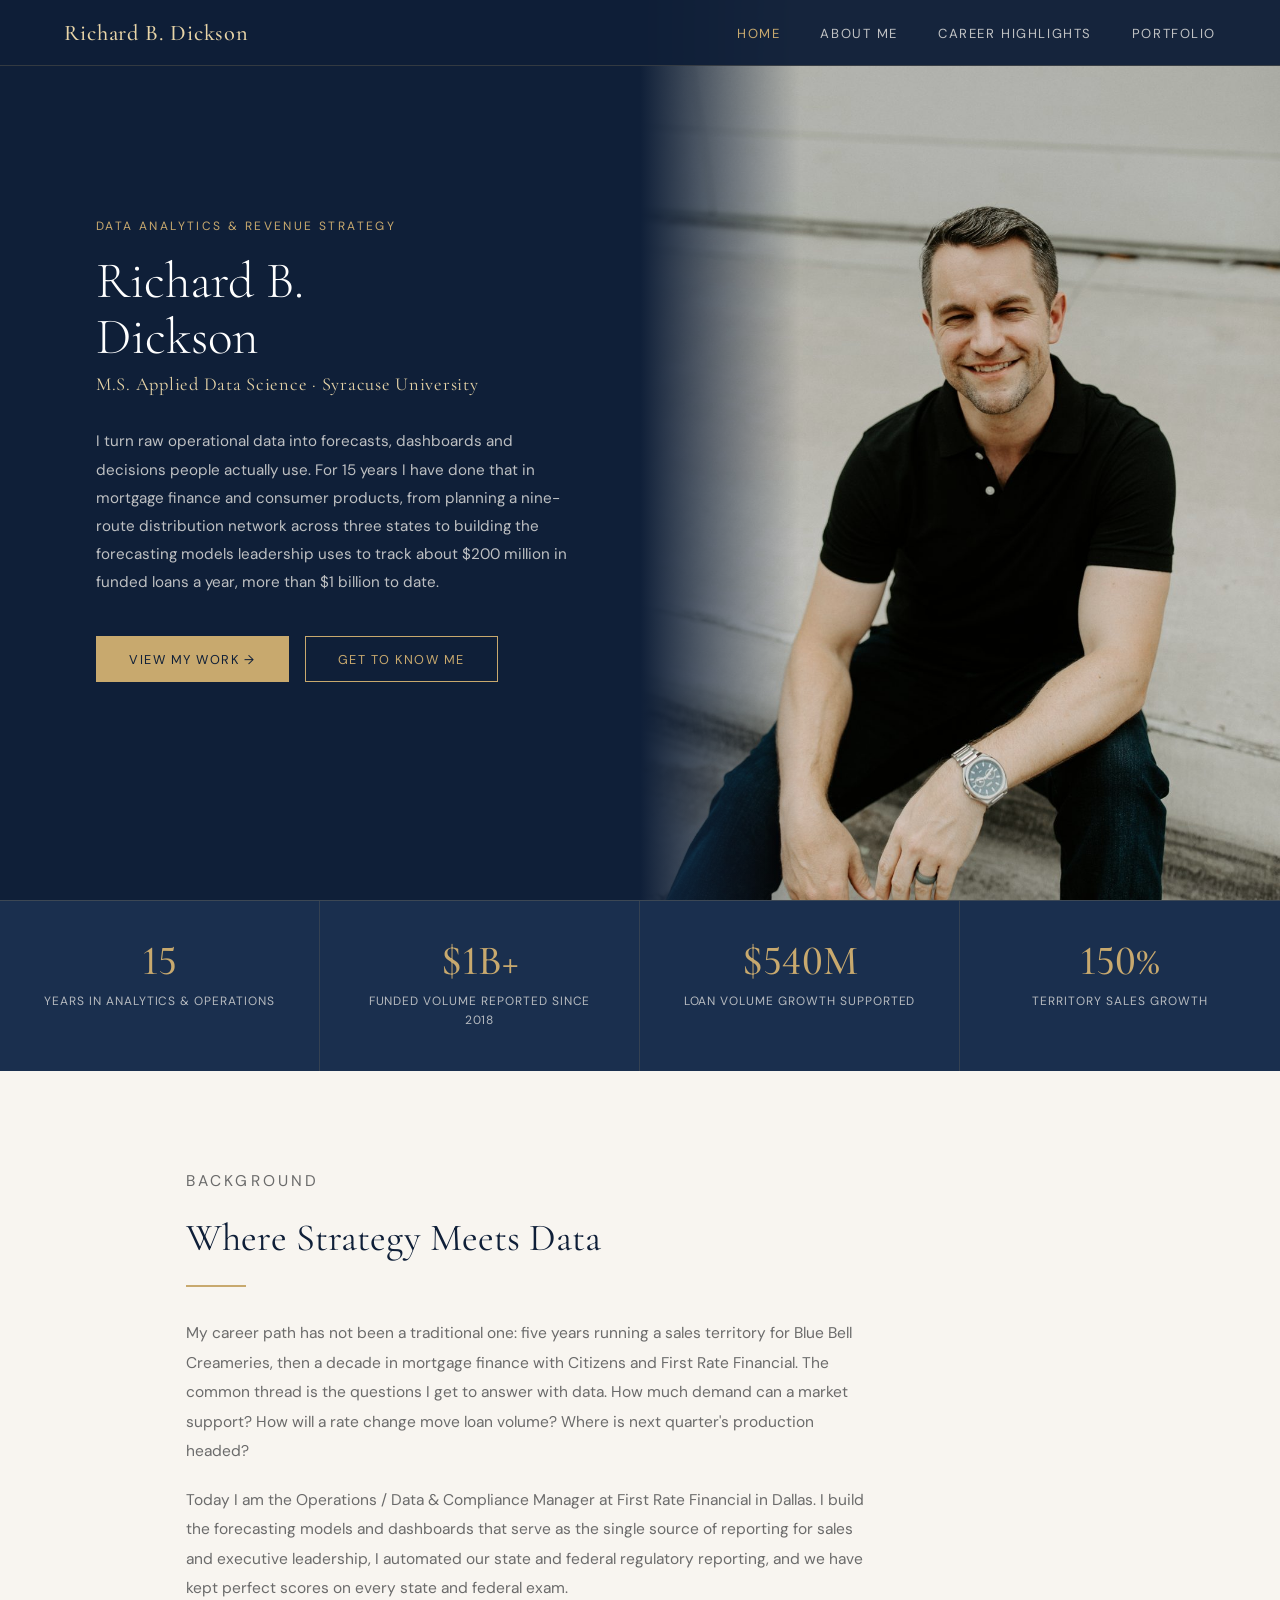
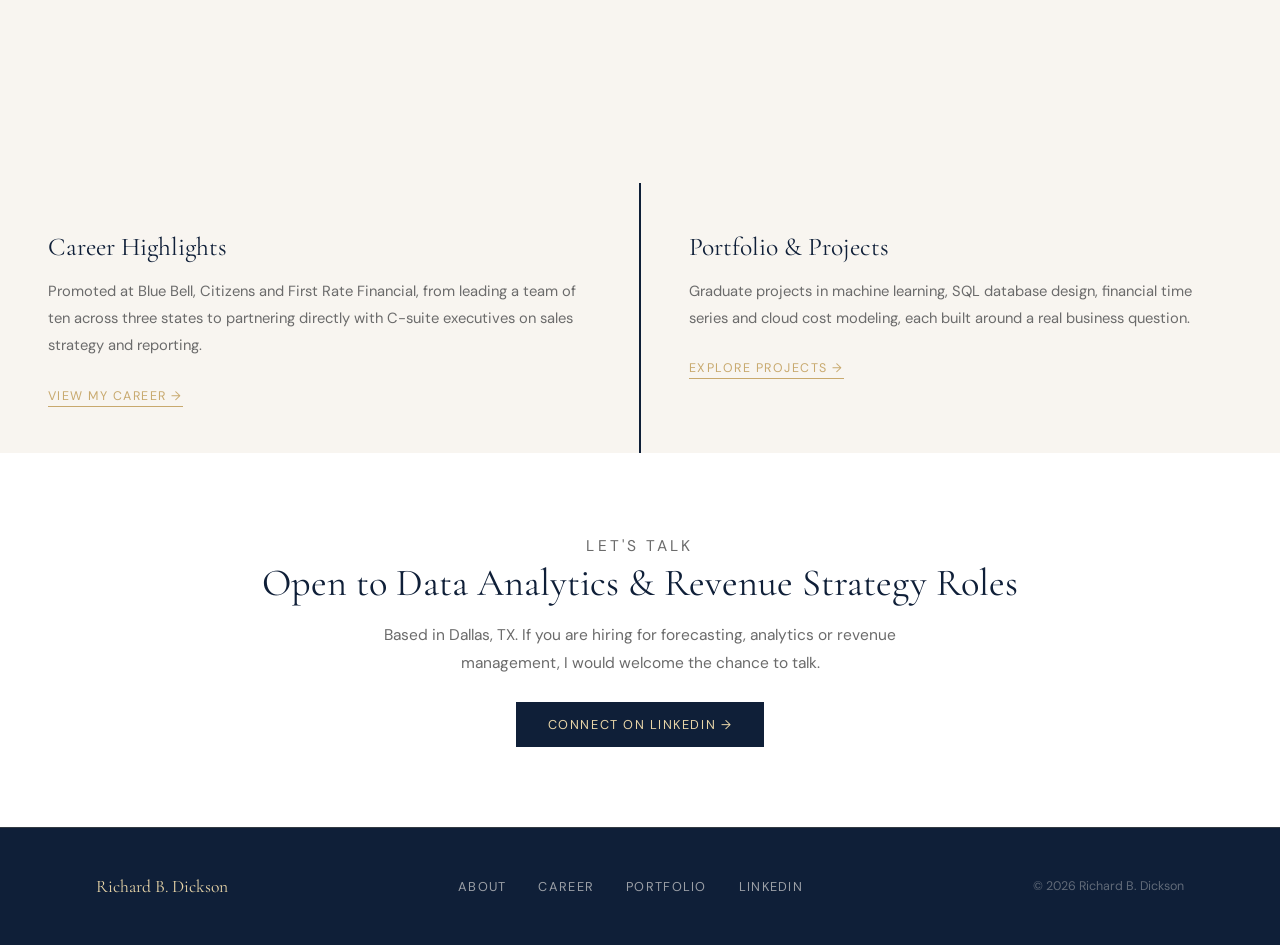
<file: index.html>
<!DOCTYPE html>
<html lang="en">
<head>
  <meta charset="UTF-8">
  <meta name="viewport" content="width=device-width, initial-scale=1.0">
  <title>Richard B. Dickson | Data Analytics &amp; Revenue Strategy</title>
  <meta name="description" content="Dallas-based data analyst with 15 years in mortgage finance and consumer products: forecasting models, executive dashboards and revenue strategy. M.S. Applied Data Science, Syracuse University.">
  <link rel="canonical" href="https://www.meloveseattle.com/">
  <meta property="og:type" content="website">
  <meta property="og:url" content="https://www.meloveseattle.com/">
  <meta property="og:title" content="Richard B. Dickson | Data Analytics &amp; Revenue Strategy">
  <meta property="og:description" content="15 years turning operational data into forecasts, dashboards and growth, in mortgage finance and consumer products. M.S. Applied Data Science, Syracuse University.">
  <meta property="og:image" content="https://www.meloveseattle.com/headshot-square.jpg">
  <meta name="twitter:card" content="summary">
  <link rel="stylesheet" href="style.css">
  <link rel="icon" href="favicon.svg" type="image/svg+xml">
  <meta name="theme-color" content="#0f1f38">
  <script src="site.js" defer></script>
</head>
<body>

  <nav>
    <a href="index.html" class="nav-logo">Richard B. Dickson</a>
    <button class="nav-toggle" type="button" aria-label="Open menu" aria-expanded="false"><span></span></button>
    <ul class="nav-links">
      <li><a href="index.html" class="active">Home</a></li>
      <li><a href="about/index.html">About Me</a></li>
      <li><a href="career-highlights/index.html">Career Highlights</a></li>
      <li><a href="portfolio/index.html">Portfolio</a></li>
    </ul>
  </nav>

  <!-- HERO -->
  <section class="hero">
    <div class="hero-text">
      <img class="hero-avatar" src="headshot-square.jpg" alt="Richard B. Dickson" width="112" height="112">
      <p class="hero-eyebrow">Data Analytics &amp; Revenue Strategy</p>
      <h1>Richard B.<br>Dickson</h1>
      <p class="hero-title">M.S. Applied Data Science · Syracuse University</p>
      <p class="hero-bio">
        I turn raw operational data into forecasts, dashboards and decisions people actually use. For 15 years I have done that in mortgage finance and consumer products, from planning a nine-route distribution network across three states to building the forecasting models leadership uses to track about $200 million in funded loans a year, more than $1 billion to date.
      </p>
      <div class="hero-actions">
        <a href="portfolio/index.html" class="hero-cta solid">View My Work →</a>
        <a href="about/index.html" class="hero-cta">Get to Know Me</a>
      </div>
    </div>
    <div class="hero-image">
      <img src="headshot.jpg" alt="Richard B. Dickson" width="1067" height="1600">
    </div>
  </section>

  <!-- BY THE NUMBERS -->
  <div class="stats-band">
    <div class="stat"><span class="stat-num">15</span><span class="stat-cap">Years in analytics &amp; operations</span></div>
    <div class="stat"><span class="stat-num">$1B+</span><span class="stat-cap">Funded volume reported since 2018</span></div>
    <div class="stat"><span class="stat-num">$540M</span><span class="stat-cap">Loan volume growth supported</span></div>
    <div class="stat"><span class="stat-num">150%</span><span class="stat-cap">Territory sales growth</span></div>
  </div>

  <!-- ABOUT PREVIEW -->
  <div style="background: var(--cream);">
    <div class="section">
      <p class="section-label">Background</p>
      <h2>Where Strategy Meets Data</h2>
      <div class="divider"></div>
      <p>
        My career path has not been a traditional one: five years running a sales territory for Blue Bell Creameries, then a decade in mortgage finance with Citizens and First Rate Financial. The common thread is the questions I get to answer with data. How much demand can a market support? How will a rate change move loan volume? Where is next quarter's production headed?
      </p>
      <p>
        Today I am the Operations / Data &amp; Compliance Manager at First Rate Financial in Dallas. I build the forecasting models and dashboards that serve as the single source of reporting for sales and executive leadership, I automated our state and federal regulatory reporting, and we have kept perfect scores on every state and federal exam.
      </p>
    </div>
  </div>

  <!-- CARDS -->
  <div class="home-cards">
    <div class="home-card">
      <h3>Career Highlights</h3>
      <p>Promoted at Blue Bell, Citizens and First Rate Financial, from leading a team of ten across three states to partnering directly with C-suite executives on sales strategy and reporting.</p>
      <a href="career-highlights/index.html" class="card-link">View My Career →</a>
    </div>
    <div class="home-card">
      <h3>Portfolio &amp; Projects</h3>
      <p>Graduate projects in machine learning, SQL database design, financial time series and cloud cost modeling, each built around a real business question.</p>
      <a href="portfolio/index.html" class="card-link">Explore Projects →</a>
    </div>
  </div>

  <!-- CONTACT -->
  <div class="contact-band">
    <p class="section-label">Let's Talk</p>
    <h2>Open to Data Analytics &amp; Revenue Strategy Roles</h2>
    <p>Based in Dallas, TX. If you are hiring for forecasting, analytics or revenue management, I would welcome the chance to talk.</p>
    <a href="https://www.linkedin.com/in/richardbdickson" target="_blank" rel="noopener" class="connect-btn">Connect on LinkedIn →</a>
  </div>

  <!-- FOOTER -->
  <footer>
    <span class="footer-name">Richard B. Dickson</span>
    <div class="footer-links">
      <a href="about/index.html">About</a>
      <a href="career-highlights/index.html">Career</a>
      <a href="portfolio/index.html">Portfolio</a>
      <a href="https://www.linkedin.com/in/richardbdickson" target="_blank" rel="noopener">LinkedIn</a>
    </div>
    <span class="footer-copy">© 2026 Richard B. Dickson</span>
  </footer>

</body>
</html>
</file>
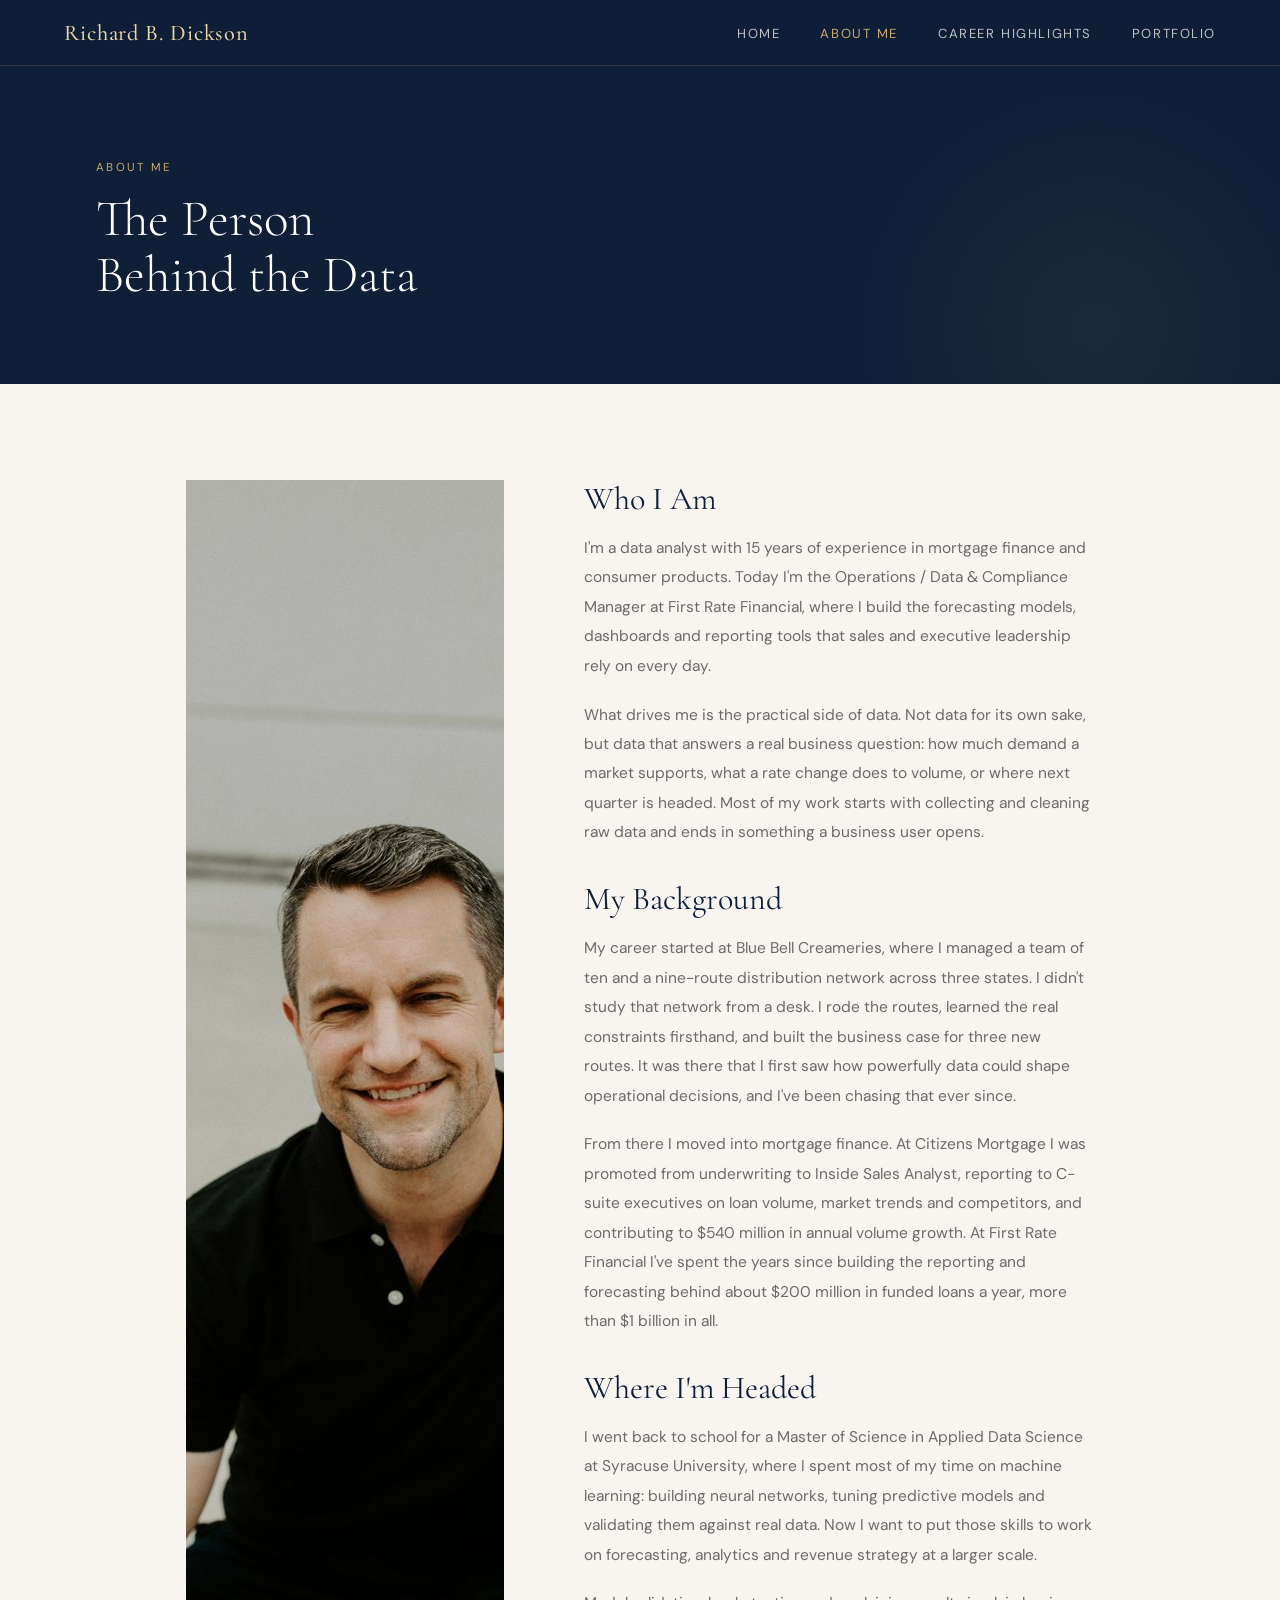
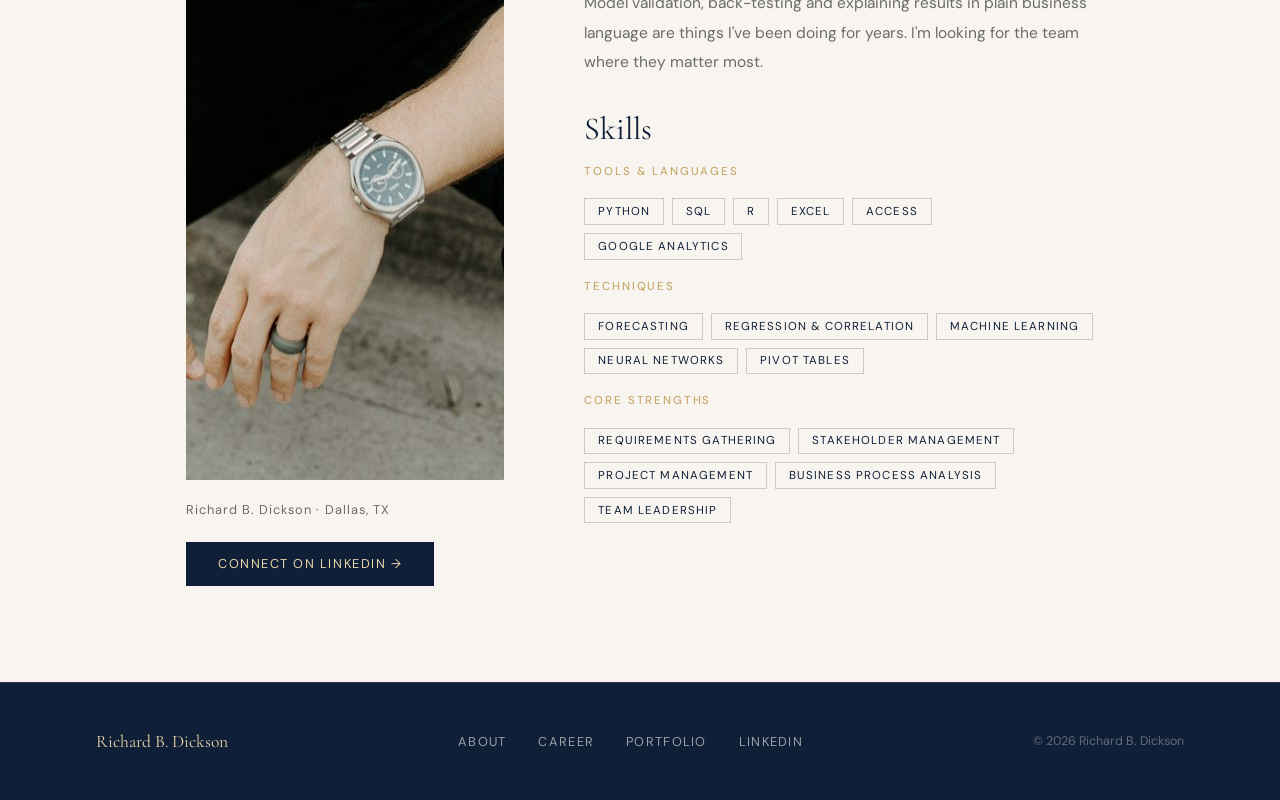
<file: about/index.html>
<!DOCTYPE html>
<html lang="en">
<head>
  <meta charset="UTF-8">
  <meta name="viewport" content="width=device-width, initial-scale=1.0">
  <title>About Me | Richard B. Dickson</title>
  <meta name="description" content="About Richard B. Dickson: Dallas-based data analyst with 15 years in mortgage finance and consumer products, M.S. Applied Data Science, Syracuse University.">
  <meta property="og:type" content="profile">
  <meta property="og:url" content="https://www.meloveseattle.com/about/">
  <meta property="og:title" content="About Me | Richard B. Dickson">
  <meta property="og:description" content="Data analyst with 15 years in mortgage finance and consumer products. Forecasting, dashboards and revenue strategy.">
  <meta property="og:image" content="https://www.meloveseattle.com/headshot-square.jpg">
  <meta name="twitter:card" content="summary">
  <link rel="stylesheet" href="../style.css">
  <link rel="icon" href="../favicon.svg" type="image/svg+xml">
  <meta name="theme-color" content="#0f1f38">
  <script src="../site.js" defer></script>
</head>
<body>

  <nav>
    <a href="../index.html" class="nav-logo">Richard B. Dickson</a>
    <button class="nav-toggle" type="button" aria-label="Open menu" aria-expanded="false"><span></span></button>
    <ul class="nav-links">
      <li><a href="../index.html">Home</a></li>
      <li><a href="../about/index.html" class="active">About Me</a></li>
      <li><a href="../career-highlights/index.html">Career Highlights</a></li>
      <li><a href="../portfolio/index.html">Portfolio</a></li>
    </ul>
  </nav>

  <div class="page-hero">
    <p class="page-hero-label">About Me</p>
    <h1>The Person<br>Behind the Data</h1>
  </div>

  <div class="about-grid">
    <div class="about-photo">
      <img src="../headshot.jpg" alt="Richard B. Dickson" width="1067" height="1600" loading="lazy">
      <p class="about-photo-caption">Richard B. Dickson · Dallas, TX</p>
      <a href="https://www.linkedin.com/in/richardbdickson" target="_blank" rel="noopener" class="connect-btn">
        Connect on LinkedIn →
      </a>
    </div>

    <div class="about-content">
      <h2>Who I Am</h2>
      <p>I'm a data analyst with 15 years of experience in mortgage finance and consumer products. Today I'm the Operations / Data &amp; Compliance Manager at First Rate Financial, where I build the forecasting models, dashboards and reporting tools that sales and executive leadership rely on every day.</p>
      <p>What drives me is the practical side of data. Not data for its own sake, but data that answers a real business question: how much demand a market supports, what a rate change does to volume, or where next quarter is headed. Most of my work starts with collecting and cleaning raw data and ends in something a business user opens.</p>

      <h2>My Background</h2>
      <p>My career started at Blue Bell Creameries, where I managed a team of ten and a nine-route distribution network across three states. I didn't study that network from a desk. I rode the routes, learned the real constraints firsthand, and built the business case for three new routes. It was there that I first saw how powerfully data could shape operational decisions, and I've been chasing that ever since.</p>
      <p>From there I moved into mortgage finance. At Citizens Mortgage I was promoted from underwriting to Inside Sales Analyst, reporting to C-suite executives on loan volume, market trends and competitors, and contributing to $540 million in annual volume growth. At First Rate Financial I've spent the years since building the reporting and forecasting behind about $200 million in funded loans a year, more than $1 billion in all.</p>

      <h2>Where I'm Headed</h2>
      <p>I went back to school for a Master of Science in Applied Data Science at Syracuse University, where I spent most of my time on machine learning: building neural networks, tuning predictive models and validating them against real data. Now I want to put those skills to work on forecasting, analytics and revenue strategy at a larger scale.</p>
      <p>Model validation, back-testing and explaining results in plain business language are things I've been doing for years. I'm looking for the team where they matter most.</p>

      <h2>Skills</h2>
      <div class="skills-grid">
        <div class="skills-group">
          <h3>Tools &amp; Languages</h3>
          <div class="career-tags">
            <span class="tag">Python</span>
            <span class="tag">SQL</span>
            <span class="tag">R</span>
            <span class="tag">Excel</span>
            <span class="tag">Access</span>
            <span class="tag">Google Analytics</span>
          </div>
        </div>
        <div class="skills-group">
          <h3>Techniques</h3>
          <div class="career-tags">
            <span class="tag">Forecasting</span>
            <span class="tag">Regression &amp; Correlation</span>
            <span class="tag">Machine Learning</span>
            <span class="tag">Neural Networks</span>
            <span class="tag">Pivot Tables</span>
          </div>
        </div>
        <div class="skills-group">
          <h3>Core Strengths</h3>
          <div class="career-tags">
            <span class="tag">Requirements Gathering</span>
            <span class="tag">Stakeholder Management</span>
            <span class="tag">Project Management</span>
            <span class="tag">Business Process Analysis</span>
            <span class="tag">Team Leadership</span>
          </div>
        </div>
      </div>
    </div>
  </div>

  <footer>
    <span class="footer-name">Richard B. Dickson</span>
    <div class="footer-links">
      <a href="../about/index.html">About</a>
      <a href="../career-highlights/index.html">Career</a>
      <a href="../portfolio/index.html">Portfolio</a>
      <a href="https://www.linkedin.com/in/richardbdickson" target="_blank" rel="noopener">LinkedIn</a>
    </div>
    <span class="footer-copy">© 2026 Richard B. Dickson</span>
  </footer>

</body>
</html>
</file>
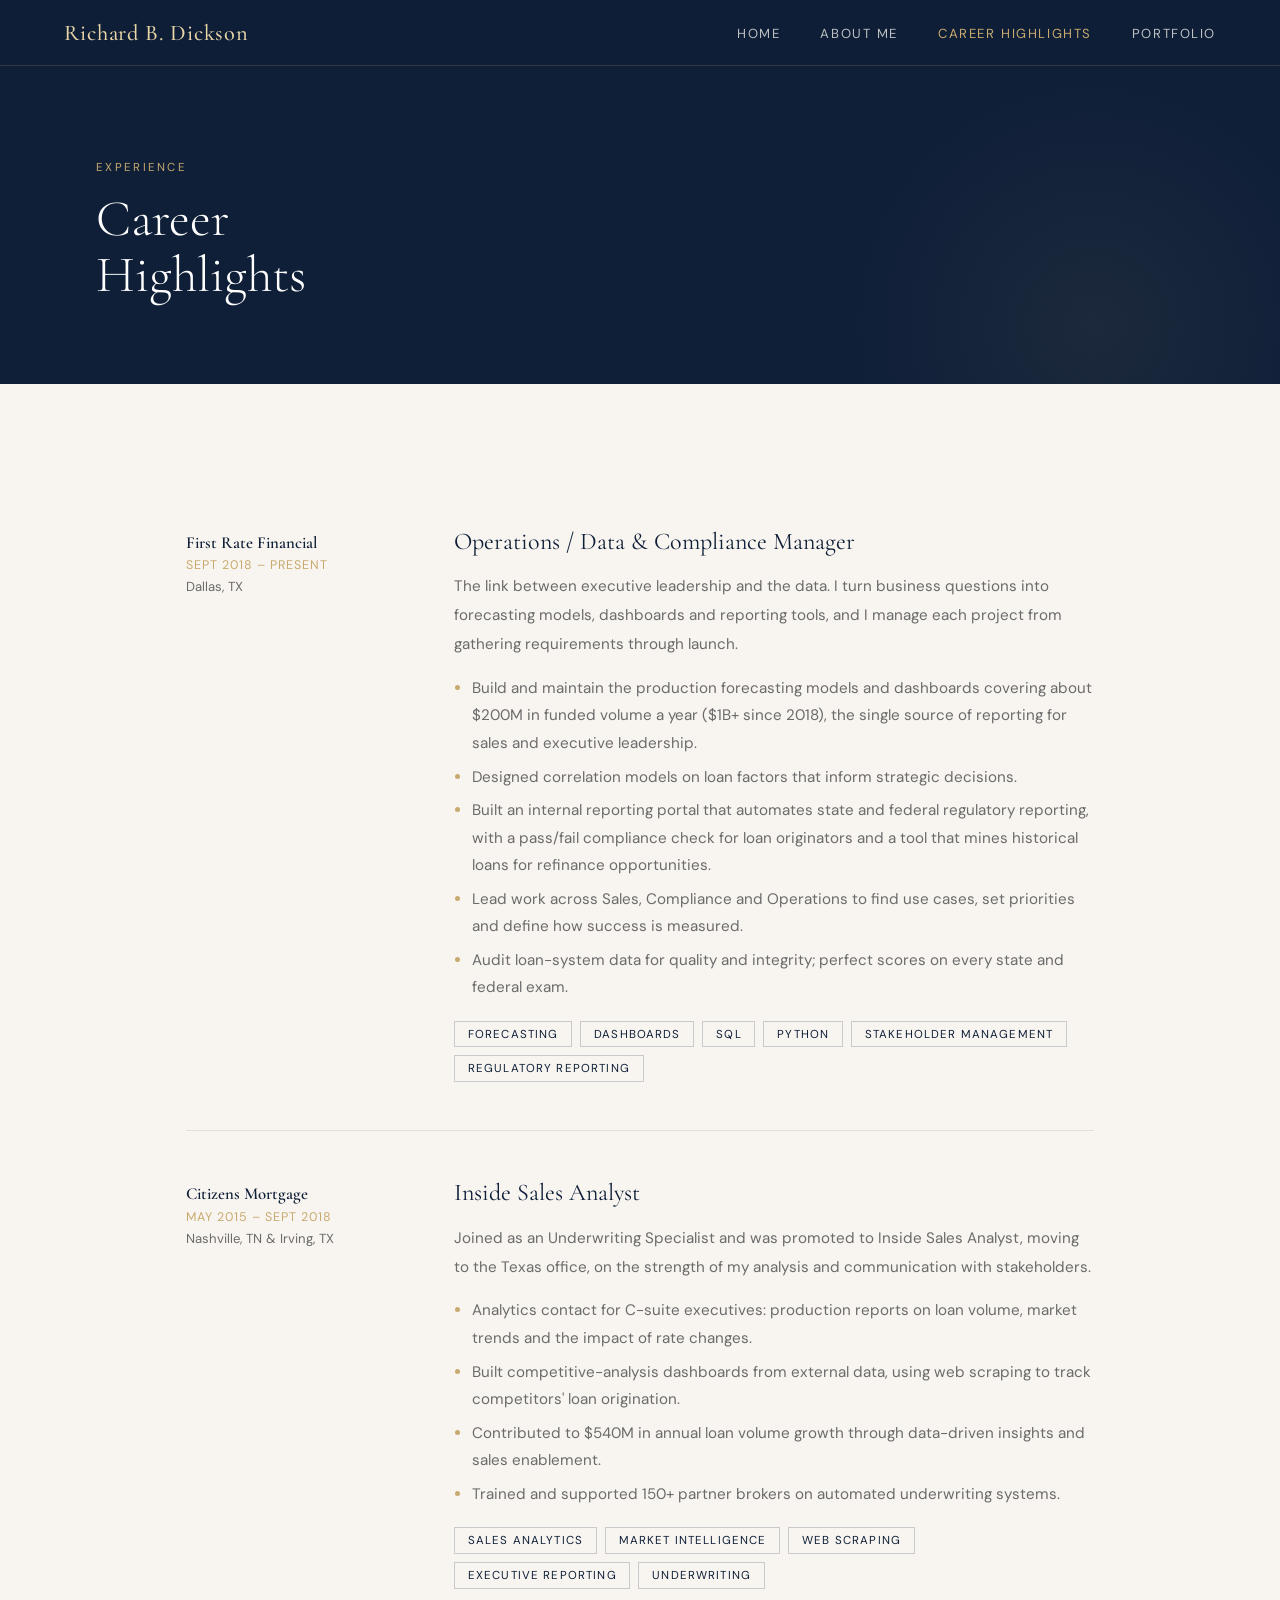
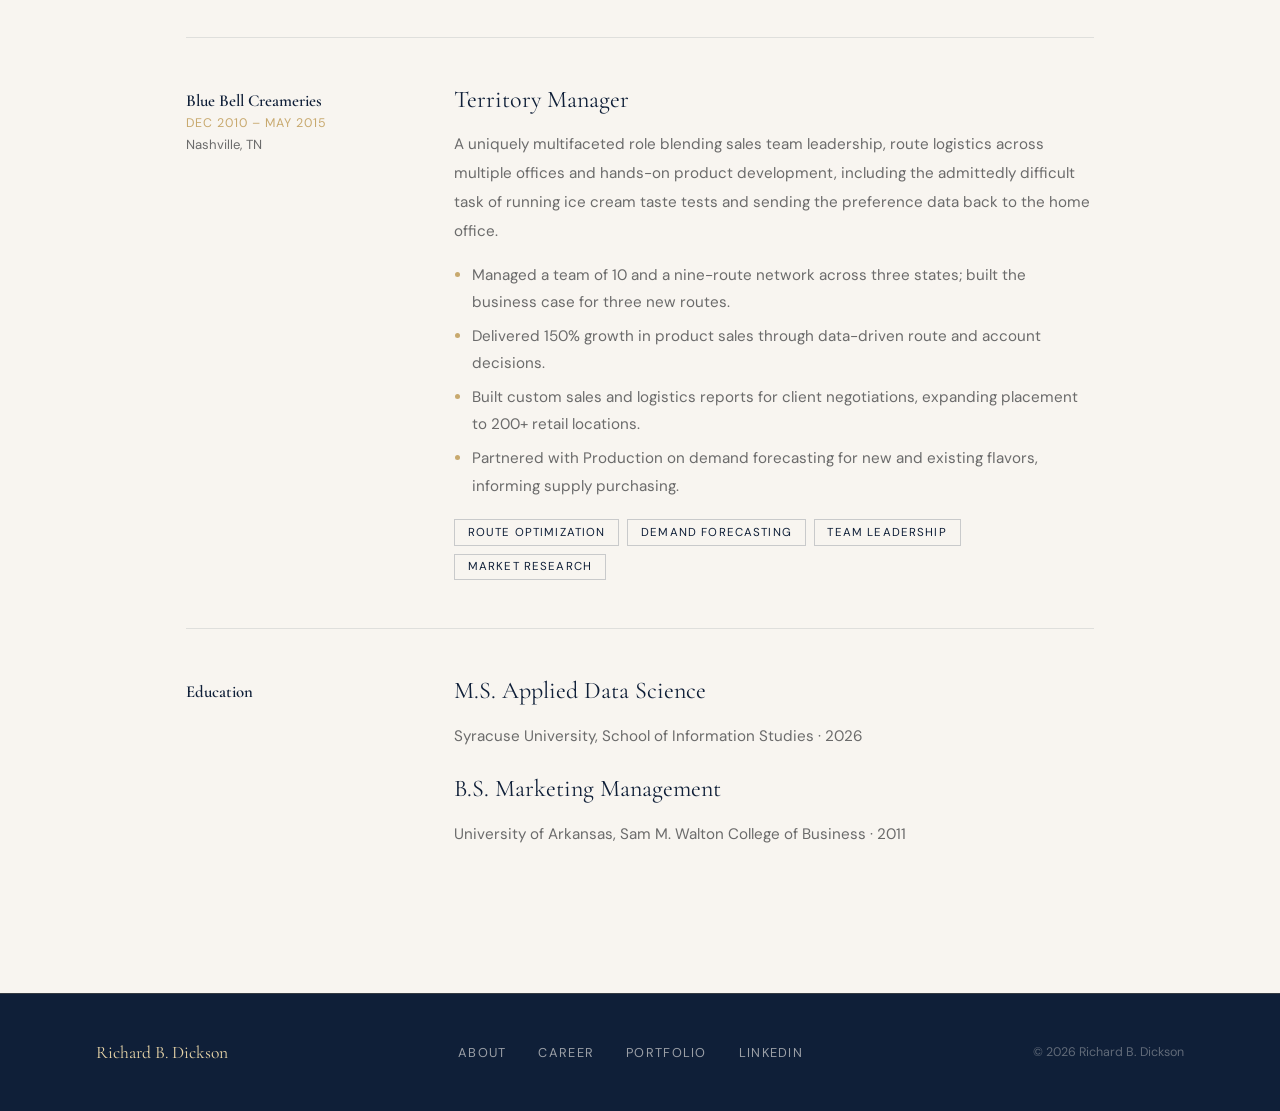
<file: career-highlights/index.html>
<!DOCTYPE html>
<html lang="en">
<head>
  <meta charset="UTF-8">
  <meta name="viewport" content="width=device-width, initial-scale=1.0">
  <title>Career Highlights | Richard B. Dickson</title>
  <meta name="description" content="Career highlights of Richard B. Dickson: forecasting, executive reporting and revenue growth across mortgage finance and consumer products.">
  <meta property="og:type" content="website">
  <meta property="og:url" content="https://www.meloveseattle.com/career-highlights/">
  <meta property="og:title" content="Career Highlights | Richard B. Dickson">
  <meta property="og:description" content="15 years of forecasting, executive reporting and revenue growth across mortgage finance and consumer products.">
  <meta property="og:image" content="https://www.meloveseattle.com/headshot-square.jpg">
  <meta name="twitter:card" content="summary">
  <link rel="stylesheet" href="../style.css">
  <link rel="icon" href="../favicon.svg" type="image/svg+xml">
  <meta name="theme-color" content="#0f1f38">
  <script src="../site.js" defer></script>
</head>
<body>

  <nav>
    <a href="../index.html" class="nav-logo">Richard B. Dickson</a>
    <button class="nav-toggle" type="button" aria-label="Open menu" aria-expanded="false"><span></span></button>
    <ul class="nav-links">
      <li><a href="../index.html">Home</a></li>
      <li><a href="../about/index.html">About Me</a></li>
      <li><a href="../career-highlights/index.html" class="active">Career Highlights</a></li>
      <li><a href="../portfolio/index.html">Portfolio</a></li>
    </ul>
  </nav>

  <div class="page-hero">
    <p class="page-hero-label">Experience</p>
    <h1>Career<br>Highlights</h1>
  </div>

  <div class="career-section">

    <div class="career-entry">
      <div class="career-meta">
        <p class="career-company">First Rate Financial</p>
        <p class="career-period">Sept 2018 – Present</p>
        <p class="career-location">Dallas, TX</p>
      </div>
      <div>
        <h3 class="career-role">Operations / Data &amp; Compliance Manager</h3>
        <p class="career-desc">The link between executive leadership and the data. I turn business questions into forecasting models, dashboards and reporting tools, and I manage each project from gathering requirements through launch.</p>
        <ul class="career-list">
          <li>Build and maintain the production forecasting models and dashboards covering about $200M in funded volume a year ($1B+ since 2018), the single source of reporting for sales and executive leadership.</li>
          <li>Designed correlation models on loan factors that inform strategic decisions.</li>
          <li>Built an internal reporting portal that automates state and federal regulatory reporting, with a pass/fail compliance check for loan originators and a tool that mines historical loans for refinance opportunities.</li>
          <li>Lead work across Sales, Compliance and Operations to find use cases, set priorities and define how success is measured.</li>
          <li>Audit loan-system data for quality and integrity; perfect scores on every state and federal exam.</li>
        </ul>
        <div class="career-tags">
          <span class="tag">Forecasting</span>
          <span class="tag">Dashboards</span>
          <span class="tag">SQL</span>
          <span class="tag">Python</span>
          <span class="tag">Stakeholder Management</span>
          <span class="tag">Regulatory Reporting</span>
        </div>
      </div>
    </div>

    <div class="career-entry">
      <div class="career-meta">
        <p class="career-company">Citizens Mortgage</p>
        <p class="career-period">May 2015 – Sept 2018</p>
        <p class="career-location">Nashville, TN &amp; Irving, TX</p>
      </div>
      <div>
        <h3 class="career-role">Inside Sales Analyst</h3>
        <p class="career-desc">Joined as an Underwriting Specialist and was promoted to Inside Sales Analyst, moving to the Texas office, on the strength of my analysis and communication with stakeholders.</p>
        <ul class="career-list">
          <li>Analytics contact for C-suite executives: production reports on loan volume, market trends and the impact of rate changes.</li>
          <li>Built competitive-analysis dashboards from external data, using web scraping to track competitors' loan origination.</li>
          <li>Contributed to $540M in annual loan volume growth through data-driven insights and sales enablement.</li>
          <li>Trained and supported 150+ partner brokers on automated underwriting systems.</li>
        </ul>
        <div class="career-tags">
          <span class="tag">Sales Analytics</span>
          <span class="tag">Market Intelligence</span>
          <span class="tag">Web Scraping</span>
          <span class="tag">Executive Reporting</span>
          <span class="tag">Underwriting</span>
        </div>
      </div>
    </div>

    <div class="career-entry">
      <div class="career-meta">
        <p class="career-company">Blue Bell Creameries</p>
        <p class="career-period">Dec 2010 – May 2015</p>
        <p class="career-location">Nashville, TN</p>
      </div>
      <div>
        <h3 class="career-role">Territory Manager</h3>
        <p class="career-desc">A uniquely multifaceted role blending sales team leadership, route logistics across multiple offices and hands-on product development, including the admittedly difficult task of running ice cream taste tests and sending the preference data back to the home office.</p>
        <ul class="career-list">
          <li>Managed a team of 10 and a nine-route network across three states; built the business case for three new routes.</li>
          <li>Delivered 150% growth in product sales through data-driven route and account decisions.</li>
          <li>Built custom sales and logistics reports for client negotiations, expanding placement to 200+ retail locations.</li>
          <li>Partnered with Production on demand forecasting for new and existing flavors, informing supply purchasing.</li>
        </ul>
        <div class="career-tags">
          <span class="tag">Route Optimization</span>
          <span class="tag">Demand Forecasting</span>
          <span class="tag">Team Leadership</span>
          <span class="tag">Market Research</span>
        </div>
      </div>
    </div>

    <div class="career-entry">
      <div class="career-meta">
        <p class="career-company">Education</p>
      </div>
      <div>
        <h3 class="career-role">M.S. Applied Data Science</h3>
        <p class="career-desc">Syracuse University, School of Information Studies · 2026</p>
        <h3 class="career-role" style="margin-top:1.5rem;">B.S. Marketing Management</h3>
        <p class="career-desc">University of Arkansas, Sam M. Walton College of Business · 2011</p>
      </div>
    </div>

  </div>

  <footer>
    <span class="footer-name">Richard B. Dickson</span>
    <div class="footer-links">
      <a href="../about/index.html">About</a>
      <a href="../career-highlights/index.html">Career</a>
      <a href="../portfolio/index.html">Portfolio</a>
      <a href="https://www.linkedin.com/in/richardbdickson" target="_blank" rel="noopener">LinkedIn</a>
    </div>
    <span class="footer-copy">© 2026 Richard B. Dickson</span>
  </footer>

</body>
</html>
</file>
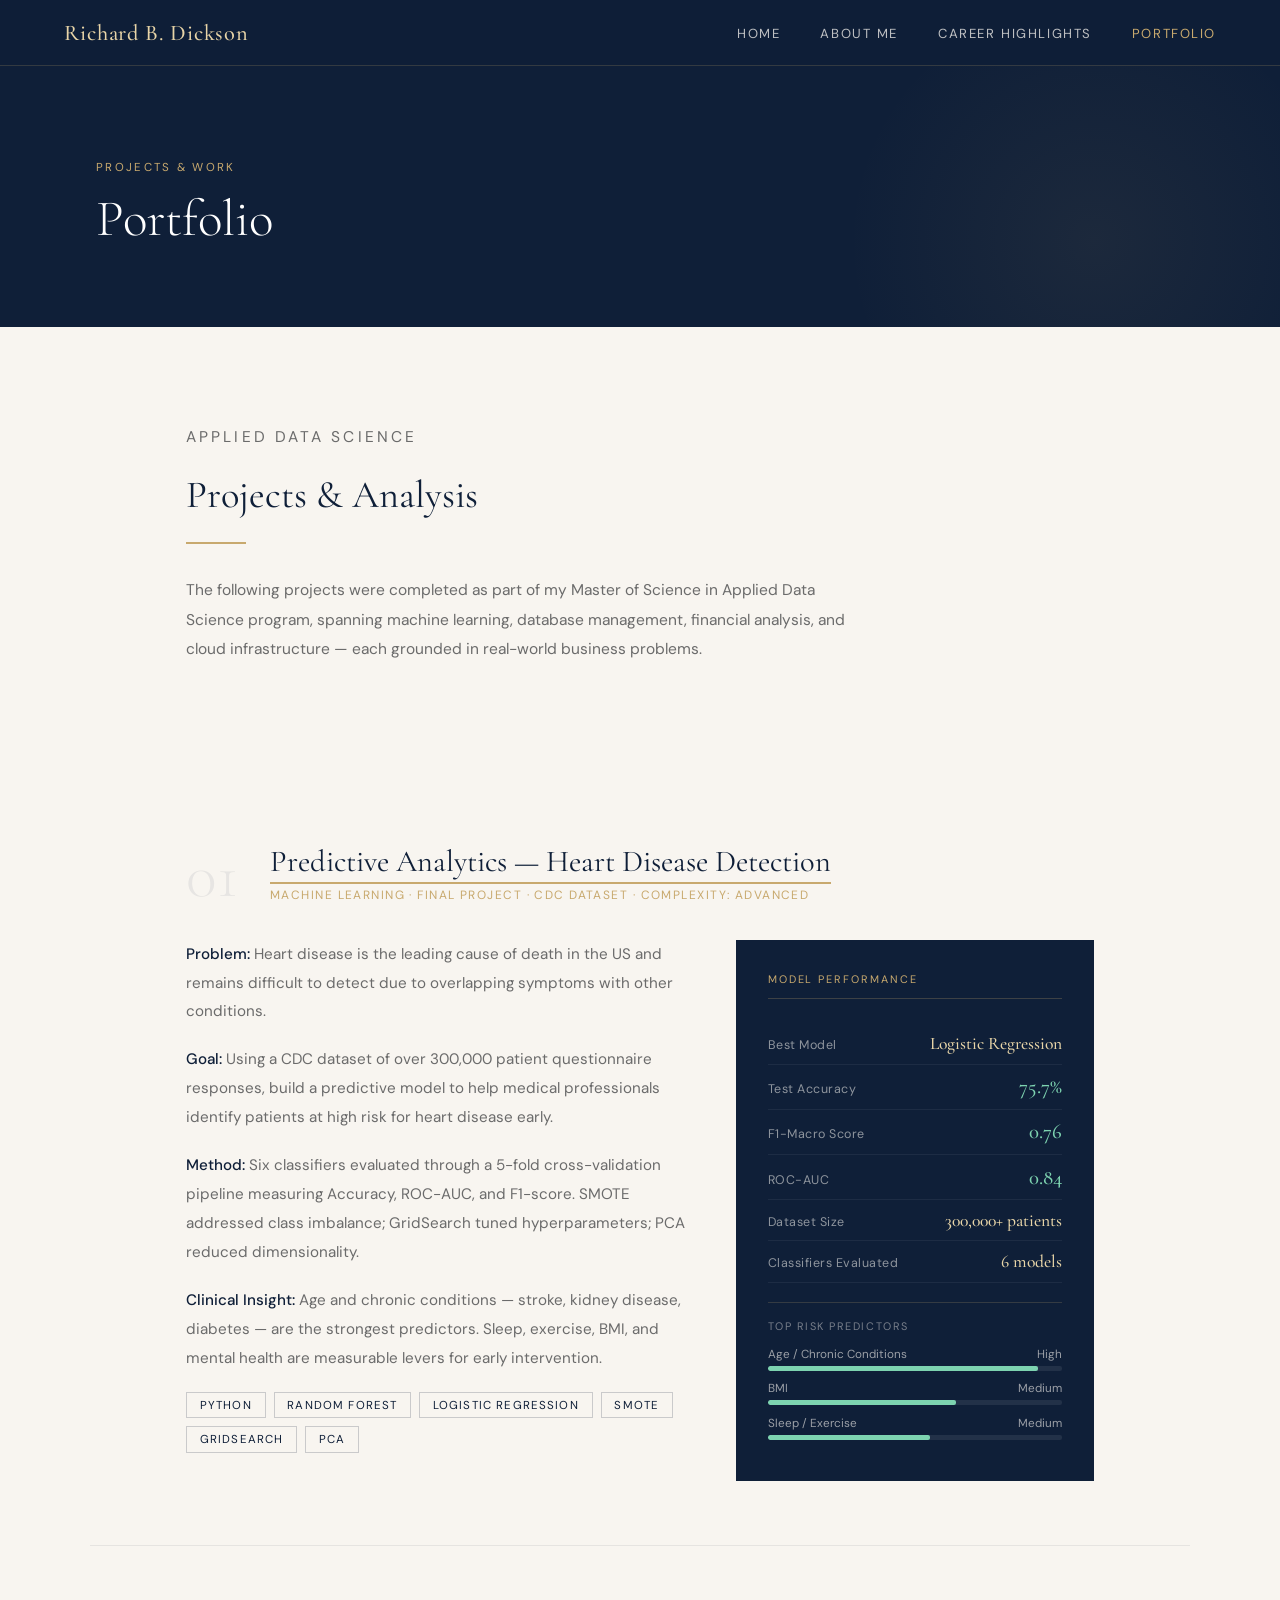
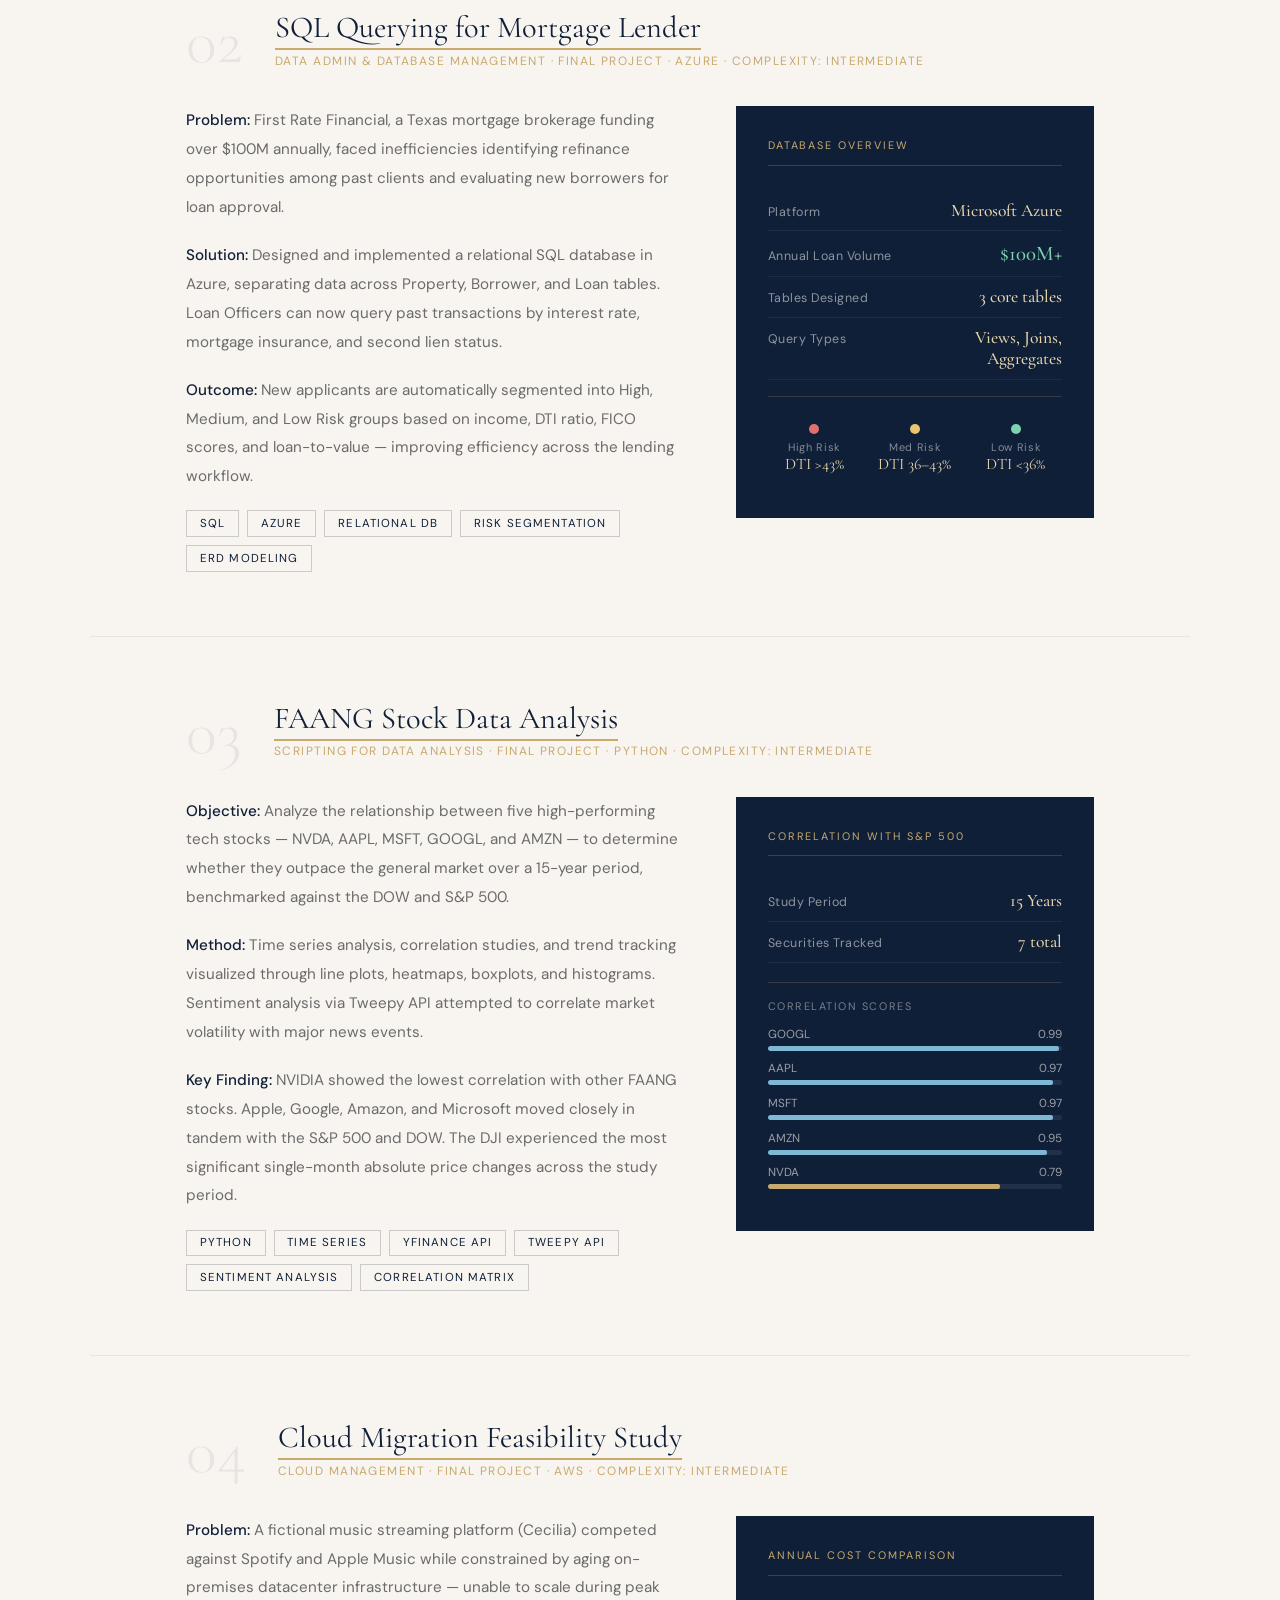
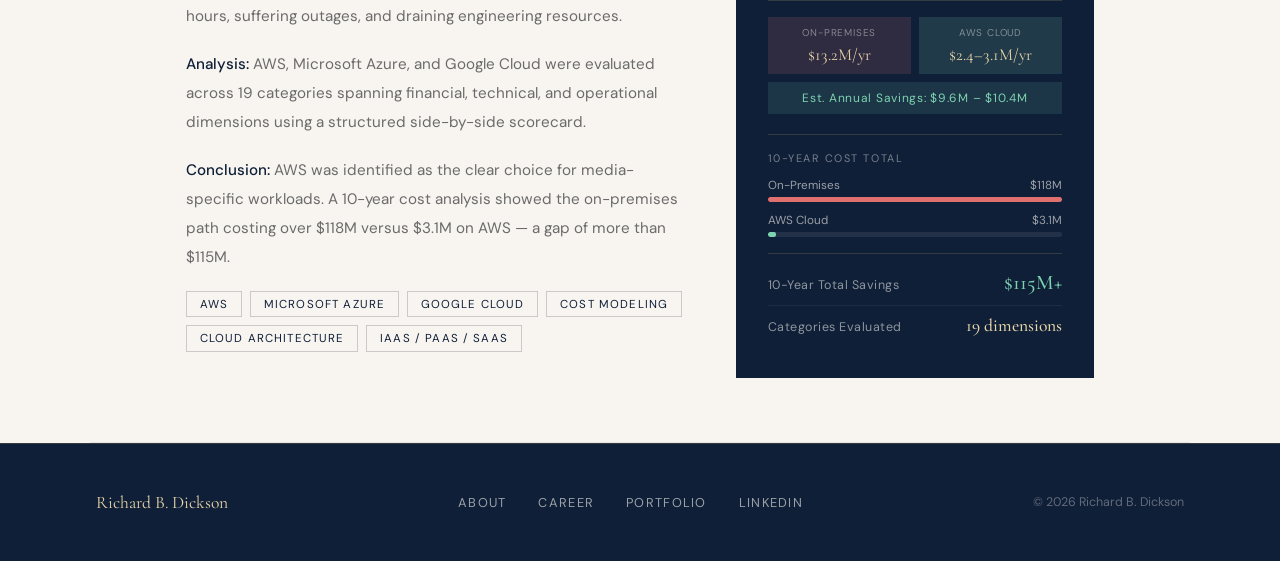
<file: portfolio/index.html>
<!DOCTYPE html>
<html lang="en">
<head>
  <meta charset="UTF-8">
  <meta name="viewport" content="width=device-width, initial-scale=1.0">
  <title>Portfolio | Richard B. Dickson</title>
  <meta name="description" content="Data science and analytics portfolio of Richard B. Dickson.">
  <link rel="stylesheet" href="../style.css">
  <link rel="icon" href="../favicon.svg" type="image/svg+xml">
  <meta name="theme-color" content="#0f1f38">
  <script src="../site.js" defer></script>
</head>
<body>

  <nav>
    <a href="../index.html" class="nav-logo">Richard B. Dickson</a>
    <button class="nav-toggle" type="button" aria-label="Open menu" aria-expanded="false"><span></span></button>
    <ul class="nav-links">
      <li><a href="../index.html">Home</a></li>
      <li><a href="../about/index.html">About Me</a></li>
      <li><a href="../career-highlights/index.html">Career Highlights</a></li>
      <li><a href="../portfolio/index.html" class="active">Portfolio</a></li>
    </ul>
  </nav>

  <div class="page-hero">
    <p class="page-hero-label">Projects &amp; Work</p>
    <h1>Portfolio</h1>
  </div>

  <div class="section">
    <p class="section-label">Applied Data Science</p>
    <h2>Projects &amp; Analysis</h2>
    <div class="divider"></div>
    <p>The following projects were completed as part of my Master of Science in Applied Data Science program, spanning machine learning, database management, financial analysis, and cloud infrastructure — each grounded in real-world business problems.</p>
  </div>

  <!-- PROJECT 1 -->
  <div class="project-block">
    <div class="project-header">
      <div class="project-num">01</div>
      <div class="project-meta">
        <h2><a href="../slides/project1.html" style="color:var(--navy);text-decoration:none;border-bottom:2px solid var(--gold);padding-bottom:2px;transition:color 0.2s;" onmouseover="this.style.color='var(--gold)'" onmouseout="this.style.color='var(--navy)'">Predictive Analytics — Heart Disease Detection</a></h2>
        <p class="project-course">Machine Learning · Final Project · CDC Dataset · Complexity: Advanced</p>
      </div>
    </div>
    <div class="project-body">
      <div>
        <p class="project-desc"><strong>Problem:</strong> Heart disease is the leading cause of death in the US and remains difficult to detect due to overlapping symptoms with other conditions.</p>
        <p class="project-desc"><strong>Goal:</strong> Using a CDC dataset of over 300,000 patient questionnaire responses, build a predictive model to help medical professionals identify patients at high risk for heart disease early.</p>
        <p class="project-desc"><strong>Method:</strong> Six classifiers evaluated through a 5-fold cross-validation pipeline measuring Accuracy, ROC-AUC, and F1-score. SMOTE addressed class imbalance; GridSearch tuned hyperparameters; PCA reduced dimensionality.</p>
        <p class="project-desc"><strong>Clinical Insight:</strong> Age and chronic conditions — stroke, kidney disease, diabetes — are the strongest predictors. Sleep, exercise, BMI, and mental health are measurable levers for early intervention.</p>
        <div class="career-tags">
          <span class="tag">Python</span>
          <span class="tag">Random Forest</span>
          <span class="tag">Logistic Regression</span>
          <span class="tag">SMOTE</span>
          <span class="tag">GridSearch</span>
          <span class="tag">PCA</span>
        </div>
      </div>
      <div class="stat-panel">
        <p class="stat-panel-title">Model Performance</p>
        <div class="stat-row">
          <span class="stat-label">Best Model</span>
          <span class="stat-value">Logistic Regression</span>
        </div>
        <div class="stat-row">
          <span class="stat-label">Test Accuracy</span>
          <span class="stat-value highlight">75.7%</span>
        </div>
        <div class="stat-row">
          <span class="stat-label">F1-Macro Score</span>
          <span class="stat-value highlight">0.76</span>
        </div>
        <div class="stat-row">
          <span class="stat-label">ROC-AUC</span>
          <span class="stat-value highlight">0.84</span>
        </div>
        <div class="stat-row">
          <span class="stat-label">Dataset Size</span>
          <span class="stat-value">300,000+ patients</span>
        </div>
        <div class="stat-row">
          <span class="stat-label">Classifiers Evaluated</span>
          <span class="stat-value">6 models</span>
        </div>
        <div class="bar-chart">
          <p class="bar-chart-title">Top Risk Predictors</p>
          <div class="bar-item">
            <div class="bar-item-label"><span>Age / Chronic Conditions</span><span>High</span></div>
            <div class="bar-track"><div class="bar-fill green" style="width:92%"></div></div>
          </div>
          <div class="bar-item">
            <div class="bar-item-label"><span>BMI</span><span>Medium</span></div>
            <div class="bar-track"><div class="bar-fill green" style="width:64%"></div></div>
          </div>
          <div class="bar-item">
            <div class="bar-item-label"><span>Sleep / Exercise</span><span>Medium</span></div>
            <div class="bar-track"><div class="bar-fill green" style="width:55%"></div></div>
          </div>
        </div>
      </div>
    </div>
  </div>

  <!-- PROJECT 2 -->
  <div class="project-block">
    <div class="project-header">
      <div class="project-num">02</div>
      <div class="project-meta">
        <h2><a href="../slides/project2.html" style="color:var(--navy);text-decoration:none;border-bottom:2px solid var(--gold);padding-bottom:2px;transition:color 0.2s;" onmouseover="this.style.color='var(--gold)'" onmouseout="this.style.color='var(--navy)'">SQL Querying for Mortgage Lender</a></h2>
        <p class="project-course">Data Admin &amp; Database Management · Final Project · Azure · Complexity: Intermediate</p>
      </div>
    </div>
    <div class="project-body">
      <div>
        <p class="project-desc"><strong>Problem:</strong> First Rate Financial, a Texas mortgage brokerage funding over $100M annually, faced inefficiencies identifying refinance opportunities among past clients and evaluating new borrowers for loan approval.</p>
        <p class="project-desc"><strong>Solution:</strong> Designed and implemented a relational SQL database in Azure, separating data across Property, Borrower, and Loan tables. Loan Officers can now query past transactions by interest rate, mortgage insurance, and second lien status.</p>
        <p class="project-desc"><strong>Outcome:</strong> New applicants are automatically segmented into High, Medium, and Low Risk groups based on income, DTI ratio, FICO scores, and loan-to-value — improving efficiency across the lending workflow.</p>
        <div class="career-tags">
          <span class="tag">SQL</span>
          <span class="tag">Azure</span>
          <span class="tag">Relational DB</span>
          <span class="tag">Risk Segmentation</span>
          <span class="tag">ERD Modeling</span>
        </div>
      </div>
      <div class="stat-panel">
        <p class="stat-panel-title">Database Overview</p>
        <div class="stat-row">
          <span class="stat-label">Platform</span>
          <span class="stat-value">Microsoft Azure</span>
        </div>
        <div class="stat-row">
          <span class="stat-label">Annual Loan Volume</span>
          <span class="stat-value highlight">$100M+</span>
        </div>
        <div class="stat-row">
          <span class="stat-label">Tables Designed</span>
          <span class="stat-value">3 core tables</span>
        </div>
        <div class="stat-row">
          <span class="stat-label">Query Types</span>
          <span class="stat-value">Views, Joins, Aggregates</span>
        </div>
        <div class="risk-grid">
          <div class="risk-cell">
            <div class="risk-dot high"></div>
            <div class="risk-cell-label">High Risk</div>
            <div class="risk-cell-val">DTI &gt;43%</div>
          </div>
          <div class="risk-cell">
            <div class="risk-dot med"></div>
            <div class="risk-cell-label">Med Risk</div>
            <div class="risk-cell-val">DTI 36–43%</div>
          </div>
          <div class="risk-cell">
            <div class="risk-dot low"></div>
            <div class="risk-cell-label">Low Risk</div>
            <div class="risk-cell-val">DTI &lt;36%</div>
          </div>
        </div>
      </div>
    </div>
  </div>

  <!-- PROJECT 3 -->
  <div class="project-block">
    <div class="project-header">
      <div class="project-num">03</div>
      <div class="project-meta">
        <h2><a href="../slides/project3.html" style="color:var(--navy);text-decoration:none;border-bottom:2px solid var(--gold);padding-bottom:2px;transition:color 0.2s;" onmouseover="this.style.color='var(--gold)'" onmouseout="this.style.color='var(--navy)'">FAANG Stock Data Analysis</a></h2>
        <p class="project-course">Scripting for Data Analysis · Final Project · Python · Complexity: Intermediate</p>
      </div>
    </div>
    <div class="project-body">
      <div>
        <p class="project-desc"><strong>Objective:</strong> Analyze the relationship between five high-performing tech stocks — NVDA, AAPL, MSFT, GOOGL, and AMZN — to determine whether they outpace the general market over a 15-year period, benchmarked against the DOW and S&amp;P 500.</p>
        <p class="project-desc"><strong>Method:</strong> Time series analysis, correlation studies, and trend tracking visualized through line plots, heatmaps, boxplots, and histograms. Sentiment analysis via Tweepy API attempted to correlate market volatility with major news events.</p>
        <p class="project-desc"><strong>Key Finding:</strong> NVIDIA showed the lowest correlation with other FAANG stocks. Apple, Google, Amazon, and Microsoft moved closely in tandem with the S&amp;P 500 and DOW. The DJI experienced the most significant single-month absolute price changes across the study period.</p>
        <div class="career-tags">
          <span class="tag">Python</span>
          <span class="tag">Time Series</span>
          <span class="tag">yfinance API</span>
          <span class="tag">Tweepy API</span>
          <span class="tag">Sentiment Analysis</span>
          <span class="tag">Correlation Matrix</span>
        </div>
      </div>
      <div class="stat-panel">
        <p class="stat-panel-title">Correlation with S&amp;P 500</p>
        <div class="stat-row">
          <span class="stat-label">Study Period</span>
          <span class="stat-value">15 Years</span>
        </div>
        <div class="stat-row">
          <span class="stat-label">Securities Tracked</span>
          <span class="stat-value">7 total</span>
        </div>
        <div class="bar-chart">
          <p class="bar-chart-title">Correlation Scores</p>
          <div class="bar-item">
            <div class="bar-item-label"><span>GOOGL</span><span>0.99</span></div>
            <div class="bar-track"><div class="bar-fill blue" style="width:99%"></div></div>
          </div>
          <div class="bar-item">
            <div class="bar-item-label"><span>AAPL</span><span>0.97</span></div>
            <div class="bar-track"><div class="bar-fill blue" style="width:97%"></div></div>
          </div>
          <div class="bar-item">
            <div class="bar-item-label"><span>MSFT</span><span>0.97</span></div>
            <div class="bar-track"><div class="bar-fill blue" style="width:97%"></div></div>
          </div>
          <div class="bar-item">
            <div class="bar-item-label"><span>AMZN</span><span>0.95</span></div>
            <div class="bar-track"><div class="bar-fill blue" style="width:95%"></div></div>
          </div>
          <div class="bar-item">
            <div class="bar-item-label"><span>NVDA</span><span>0.79</span></div>
            <div class="bar-track"><div class="bar-fill" style="width:79%"></div></div>
          </div>
        </div>
      </div>
    </div>
  </div>

  <!-- PROJECT 4 -->
  <div class="project-block">
    <div class="project-header">
      <div class="project-num">04</div>
      <div class="project-meta">
        <h2><a href="../slides/project4.html" style="color:var(--navy);text-decoration:none;border-bottom:2px solid var(--gold);padding-bottom:2px;transition:color 0.2s;" onmouseover="this.style.color='var(--gold)'" onmouseout="this.style.color='var(--navy)'">Cloud Migration Feasibility Study</a></h2>
        <p class="project-course">Cloud Management · Final Project · AWS · Complexity: Intermediate</p>
      </div>
    </div>
    <div class="project-body">
      <div>
        <p class="project-desc"><strong>Problem:</strong> A fictional music streaming platform (Cecilia) competed against Spotify and Apple Music while constrained by aging on-premises datacenter infrastructure — unable to scale during peak hours, suffering outages, and draining engineering resources.</p>
        <p class="project-desc"><strong>Analysis:</strong> AWS, Microsoft Azure, and Google Cloud were evaluated across 19 categories spanning financial, technical, and operational dimensions using a structured side-by-side scorecard.</p>
        <p class="project-desc"><strong>Conclusion:</strong> AWS was identified as the clear choice for media-specific workloads. A 10-year cost analysis showed the on-premises path costing over $118M versus $3.1M on AWS — a gap of more than $115M.</p>
        <div class="career-tags">
          <span class="tag">AWS</span>
          <span class="tag">Microsoft Azure</span>
          <span class="tag">Google Cloud</span>
          <span class="tag">Cost Modeling</span>
          <span class="tag">Cloud Architecture</span>
          <span class="tag">IaaS / PaaS / SaaS</span>
        </div>
      </div>
      <div class="stat-panel">
        <p class="stat-panel-title">Annual Cost Comparison</p>
        <div class="cost-compare">
          <div class="cost-row">
            <div class="cost-box onprem">
              <div class="cost-box-label">On-Premises</div>
              <div class="cost-box-val">$13.2M/yr</div>
            </div>
            <div class="cost-box cloud">
              <div class="cost-box-label">AWS Cloud</div>
              <div class="cost-box-val">$2.4–3.1M/yr</div>
            </div>
          </div>
          <div class="savings-badge">Est. Annual Savings: $9.6M – $10.4M</div>
        </div>
        <div class="bar-chart">
          <p class="bar-chart-title">10-Year Cost Total</p>
          <div class="bar-item">
            <div class="bar-item-label"><span>On-Premises</span><span>$118M</span></div>
            <div class="bar-track"><div class="bar-fill" style="width:100%; background:#e07070;"></div></div>
          </div>
          <div class="bar-item">
            <div class="bar-item-label"><span>AWS Cloud</span><span>$3.1M</span></div>
            <div class="bar-track"><div class="bar-fill green" style="width:3%"></div></div>
          </div>
        </div>
        <div class="stat-row" style="margin-top:1rem; padding-top:1rem; border-top:1px solid rgba(200,169,110,0.2);">
          <span class="stat-label">10-Year Total Savings</span>
          <span class="stat-value highlight">$115M+</span>
        </div>
        <div class="stat-row">
          <span class="stat-label">Categories Evaluated</span>
          <span class="stat-value">19 dimensions</span>
        </div>
      </div>
    </div>
  </div>

  <footer>
    <span class="footer-name">Richard B. Dickson</span>
    <div class="footer-links">
      <a href="../about/index.html">About</a>
      <a href="../career-highlights/index.html">Career</a>
      <a href="../portfolio/index.html">Portfolio</a>
      <a href="https://www.linkedin.com/in/richardbdickson" target="_blank" rel="noopener">LinkedIn</a>
    </div>
    <span class="footer-copy">© 2026 Richard B. Dickson</span>
  </footer>

</body>
</html>
</file>
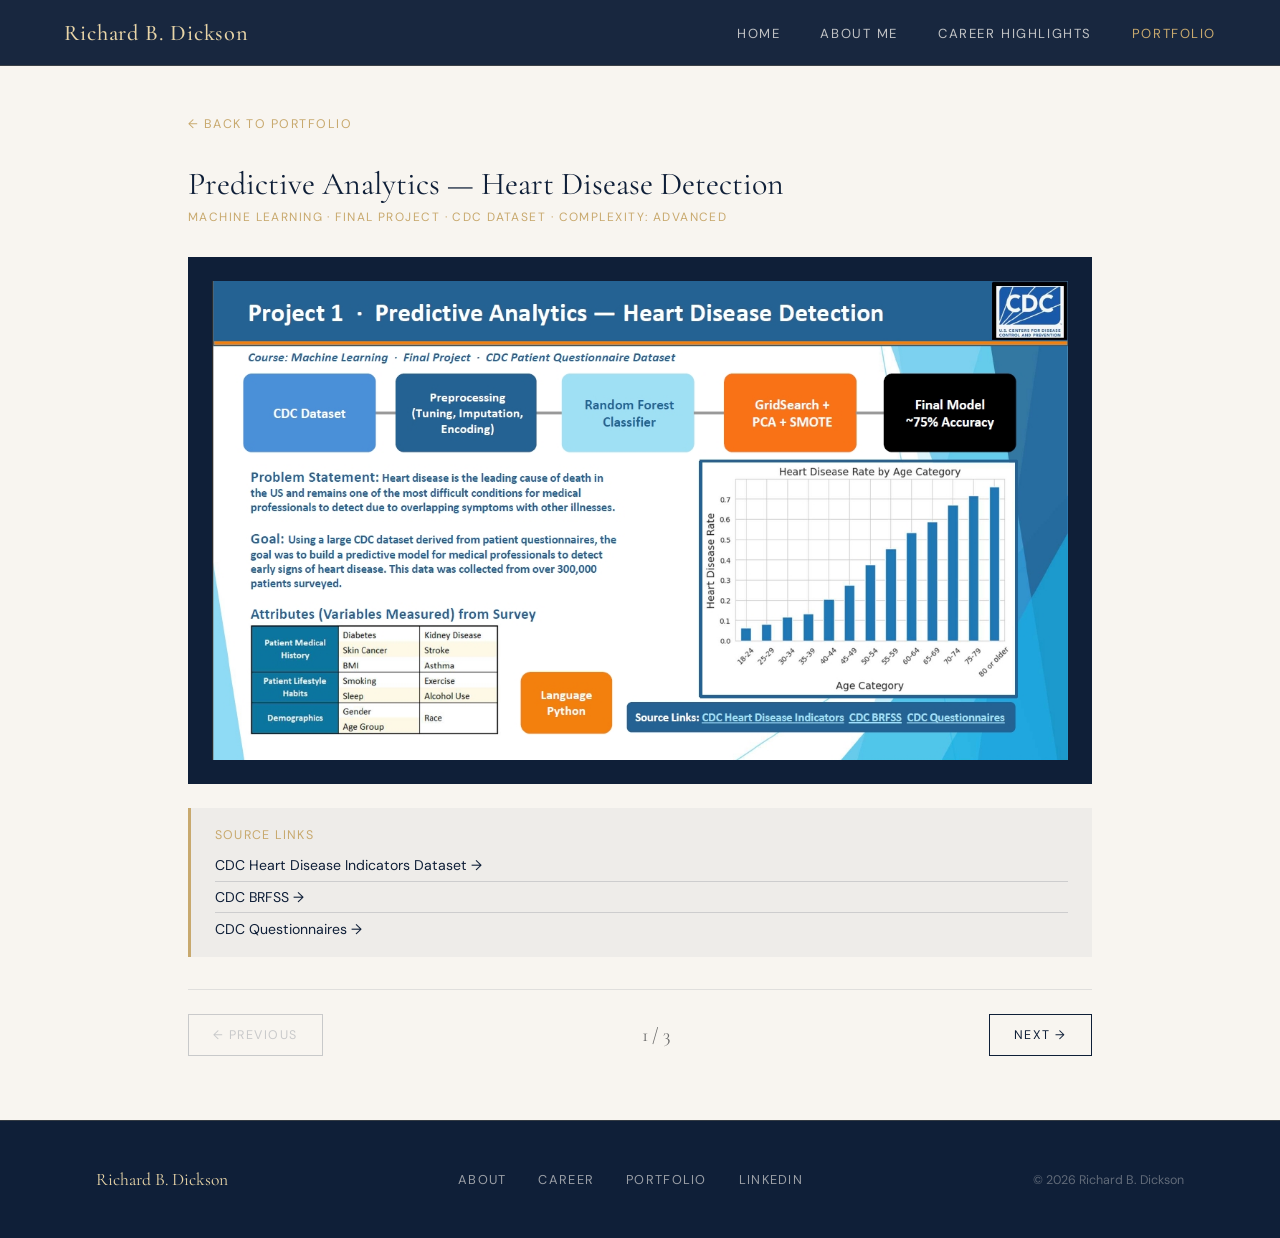
<file: slides/project1.html>
<!DOCTYPE html>
<html lang="en">
<head>
  <meta charset="UTF-8">
  <meta name="viewport" content="width=device-width, initial-scale=1.0">
  <title>Project 1 — Heart Disease Detection | Richard B. Dickson</title>
  <link rel="stylesheet" href="../style.css">
  <style>
    .slide-viewer { max-width: 1000px; margin: 0 auto; padding: 7rem 3rem 4rem; }
    .slide-back { font-size: 0.78rem; letter-spacing: 0.12em; text-transform: uppercase; color: var(--gold); text-decoration: none; display: inline-flex; align-items: center; gap: 0.4rem; margin-bottom: 2rem; transition: opacity 0.2s; }
    .slide-back:hover { opacity: 0.7; }
    .slide-title { font-family: 'Cormorant Garamond', serif; font-size: 2rem; font-weight: 400; color: var(--navy); margin-bottom: 0.4rem; }
    .slide-course { font-size: 0.75rem; letter-spacing: 0.12em; text-transform: uppercase; color: var(--gold); margin-bottom: 2rem; }
    .slide-image-wrap { background: var(--navy); padding: 1.5rem; margin-bottom: 1.5rem; }
    .slide-image-wrap img { width: 100%; display: block; }
    .slide-sources { margin-bottom: 2rem; padding: 1.2rem 1.5rem; background: rgba(15,31,56,0.04); border-left: 3px solid var(--gold); }
    .slide-sources p { font-size: 0.78rem; letter-spacing: 0.1em; text-transform: uppercase; color: var(--gold); margin-bottom: 0.8rem; }
    .slide-sources a { display: block; font-size: 0.88rem; color: var(--navy); text-decoration: none; margin-bottom: 0.4rem; border-bottom: 1px solid rgba(15,31,56,0.15); padding-bottom: 0.4rem; transition: color 0.2s; }
    .slide-sources a:last-child { border-bottom: none; margin-bottom: 0; padding-bottom: 0; }
    .slide-sources a:hover { color: var(--gold); }
    .slide-nav { display: flex; align-items: center; justify-content: space-between; padding-top: 1.5rem; border-top: 1px solid rgba(15,31,56,0.1); }
    .slide-nav-btn { display: inline-flex; align-items: center; gap: 0.5rem; padding: 0.75rem 1.5rem; border: 1px solid var(--navy); color: var(--navy); font-size: 0.78rem; letter-spacing: 0.12em; text-transform: uppercase; text-decoration: none; transition: all 0.25s; }
    .slide-nav-btn:hover { background: var(--navy); color: var(--gold-light); }
    .slide-nav-btn.disabled { opacity: 0.2; pointer-events: none; }
    .slide-counter { font-family: 'Cormorant Garamond', serif; font-size: 1.2rem; color: var(--text-light); }
  </style>
  <link rel="icon" href="../favicon.svg" type="image/svg+xml">
  <meta name="theme-color" content="#0f1f38">
  <script src="../site.js" defer></script>
</head>
<body>
  <nav>
    <a href="../index.html" class="nav-logo">Richard B. Dickson</a>
    <button class="nav-toggle" type="button" aria-label="Open menu" aria-expanded="false"><span></span></button>
    <ul class="nav-links">
      <li><a href="../index.html">Home</a></li>
      <li><a href="../about/index.html">About Me</a></li>
      <li><a href="../career-highlights/index.html">Career Highlights</a></li>
      <li><a href="../portfolio/index.html" class="active">Portfolio</a></li>
    </ul>
  </nav>

  <div class="slide-viewer">
    <a href="../portfolio/index.html" class="slide-back">← Back to Portfolio</a>
    <h1 class="slide-title">Predictive Analytics — Heart Disease Detection</h1>
    <p class="slide-course">Machine Learning · Final Project · CDC Dataset · Complexity: Advanced</p>

    <!-- SLIDE 1 -->
    <div id="slide-1">
      <div class="slide-image-wrap">
        <img src="../slides/p1-slide1.jpg" alt="Project 1 Slide 1">
      </div>
      <div class="slide-sources">
        <p>Source Links</p>
        <a href="https://www.kaggle.com/datasets/kamilpytlak/personal-key-indicators-of-heart-disease" target="_blank" rel="noopener">CDC Heart Disease Indicators Dataset →</a>
        <a href="https://www.cdc.gov/brfss/index.html" target="_blank" rel="noopener">CDC BRFSS →</a>
        <a href="https://www.cdc.gov/brfss/questionnaires/index.htm#print" target="_blank" rel="noopener">CDC Questionnaires →</a>
      </div>
      <div class="slide-nav">
        <span class="slide-nav-btn disabled">← Previous</span>
        <span class="slide-counter">1 / 3</span>
        <a href="#slide-2" class="slide-nav-btn" onclick="showSlide(2)">Next →</a>
      </div>
    </div>

    <!-- SLIDE 2 -->
    <div id="slide-2" style="display:none;">
      <div class="slide-image-wrap">
        <img src="../slides/p1-slide2.jpg" alt="Project 1 Slide 2">
      </div>
      <div class="slide-nav">
        <a href="#slide-1" class="slide-nav-btn" onclick="showSlide(1)">← Previous</a>
        <span class="slide-counter">2 / 3</span>
        <a href="#slide-3" class="slide-nav-btn" onclick="showSlide(3)">Next →</a>
      </div>
    </div>

    <!-- SLIDE 3 -->
    <div id="slide-3" style="display:none;">
      <div class="slide-image-wrap">
        <img src="../slides/p1-slide3.jpg" alt="Project 1 Slide 3">
      </div>
      <div class="slide-nav">
        <a href="#slide-2" class="slide-nav-btn" onclick="showSlide(2)">← Previous</a>
        <span class="slide-counter">3 / 3</span>
        <span class="slide-nav-btn disabled">Next →</span>
      </div>
    </div>
  </div>

  <footer>
    <span class="footer-name">Richard B. Dickson</span>
    <div class="footer-links">
      <a href="../about/index.html">About</a>
      <a href="../career-highlights/index.html">Career</a>
      <a href="../portfolio/index.html">Portfolio</a>
      <a href="https://www.linkedin.com/in/richardbdickson" target="_blank" rel="noopener">LinkedIn</a>
    </div>
    <span class="footer-copy">© 2026 Richard B. Dickson</span>
  </footer>

  <script>
    function showSlide(n) {
      document.getElementById('slide-1').style.display = 'none';
      document.getElementById('slide-2').style.display = 'none';
      document.getElementById('slide-3').style.display = 'none';
      document.getElementById('slide-' + n).style.display = 'block';
      window.scrollTo(0, 200);
    }
  </script>
</body>
</html>
</file>
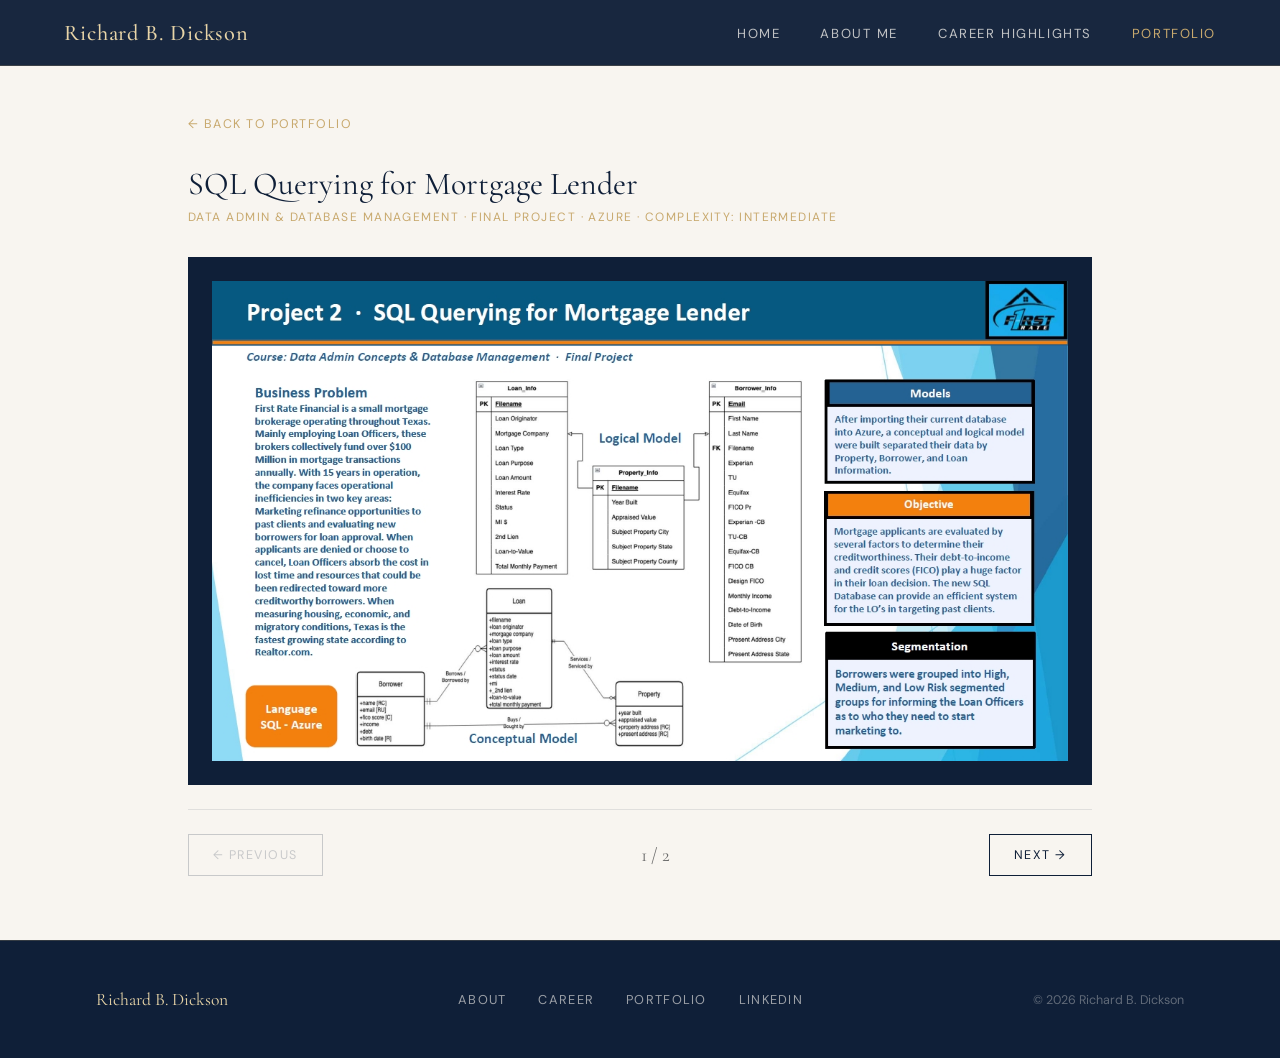
<file: slides/project2.html>
<!DOCTYPE html>
<html lang="en">
<head>
  <meta charset="UTF-8">
  <meta name="viewport" content="width=device-width, initial-scale=1.0">
  <title>Project 2 — SQL Querying for Mortgage Lender | Richard B. Dickson</title>
  <link rel="stylesheet" href="../style.css">
  <style>
    .slide-viewer { max-width: 1000px; margin: 0 auto; padding: 7rem 3rem 4rem; }
    .slide-back { font-size: 0.78rem; letter-spacing: 0.12em; text-transform: uppercase; color: var(--gold); text-decoration: none; display: inline-flex; align-items: center; gap: 0.4rem; margin-bottom: 2rem; transition: opacity 0.2s; }
    .slide-back:hover { opacity: 0.7; }
    .slide-title { font-family: 'Cormorant Garamond', serif; font-size: 2rem; font-weight: 400; color: var(--navy); margin-bottom: 0.4rem; }
    .slide-course { font-size: 0.75rem; letter-spacing: 0.12em; text-transform: uppercase; color: var(--gold); margin-bottom: 2rem; }
    .slide-image-wrap { background: var(--navy); padding: 1.5rem; margin-bottom: 1.5rem; }
    .slide-image-wrap img { width: 100%; display: block; }
    .slide-nav { display: flex; align-items: center; justify-content: space-between; padding-top: 1.5rem; border-top: 1px solid rgba(15,31,56,0.1); }
    .slide-nav-btn { display: inline-flex; align-items: center; gap: 0.5rem; padding: 0.75rem 1.5rem; border: 1px solid var(--navy); color: var(--navy); font-size: 0.78rem; letter-spacing: 0.12em; text-transform: uppercase; text-decoration: none; transition: all 0.25s; }
    .slide-nav-btn:hover { background: var(--navy); color: var(--gold-light); }
    .slide-nav-btn.disabled { opacity: 0.2; pointer-events: none; }
    .slide-counter { font-family: 'Cormorant Garamond', serif; font-size: 1.2rem; color: var(--text-light); }
  </style>
  <link rel="icon" href="../favicon.svg" type="image/svg+xml">
  <meta name="theme-color" content="#0f1f38">
  <script src="../site.js" defer></script>
</head>
<body>
  <nav>
    <a href="../index.html" class="nav-logo">Richard B. Dickson</a>
    <button class="nav-toggle" type="button" aria-label="Open menu" aria-expanded="false"><span></span></button>
    <ul class="nav-links">
      <li><a href="../index.html">Home</a></li>
      <li><a href="../about/index.html">About Me</a></li>
      <li><a href="../career-highlights/index.html">Career Highlights</a></li>
      <li><a href="../portfolio/index.html" class="active">Portfolio</a></li>
    </ul>
  </nav>

  <div class="slide-viewer">
    <a href="../portfolio/index.html" class="slide-back">← Back to Portfolio</a>
    <h1 class="slide-title">SQL Querying for Mortgage Lender</h1>
    <p class="slide-course">Data Admin &amp; Database Management · Final Project · Azure · Complexity: Intermediate</p>

    <!-- SLIDE 1 -->
    <div id="slide-1">
      <div class="slide-image-wrap">
        <img src="../slides/p2-slide1.jpg" alt="Project 2 Slide 1">
      </div>
      <div class="slide-nav">
        <span class="slide-nav-btn disabled">← Previous</span>
        <span class="slide-counter">1 / 2</span>
        <a href="#slide-2" class="slide-nav-btn" onclick="showSlide(2)">Next →</a>
      </div>
    </div>

    <!-- SLIDE 2 -->
    <div id="slide-2" style="display:none;">
      <div class="slide-image-wrap">
        <img src="../slides/p2-slide2.jpg" alt="Project 2 Slide 2">
      </div>
      <div class="slide-nav">
        <a href="#slide-1" class="slide-nav-btn" onclick="showSlide(1)">← Previous</a>
        <span class="slide-counter">2 / 2</span>
        <span class="slide-nav-btn disabled">Next →</span>
      </div>
    </div>
  </div>

  <footer>
    <span class="footer-name">Richard B. Dickson</span>
    <div class="footer-links">
      <a href="../about/index.html">About</a>
      <a href="../career-highlights/index.html">Career</a>
      <a href="../portfolio/index.html">Portfolio</a>
      <a href="https://www.linkedin.com/in/richardbdickson" target="_blank" rel="noopener">LinkedIn</a>
    </div>
    <span class="footer-copy">© 2026 Richard B. Dickson</span>
  </footer>

  <script>
    function showSlide(n) {
      document.getElementById('slide-1').style.display = 'none';
      document.getElementById('slide-2').style.display = 'none';
      document.getElementById('slide-' + n).style.display = 'block';
      window.scrollTo(0, 200);
    }
  </script>
</body>
</html>
</file>
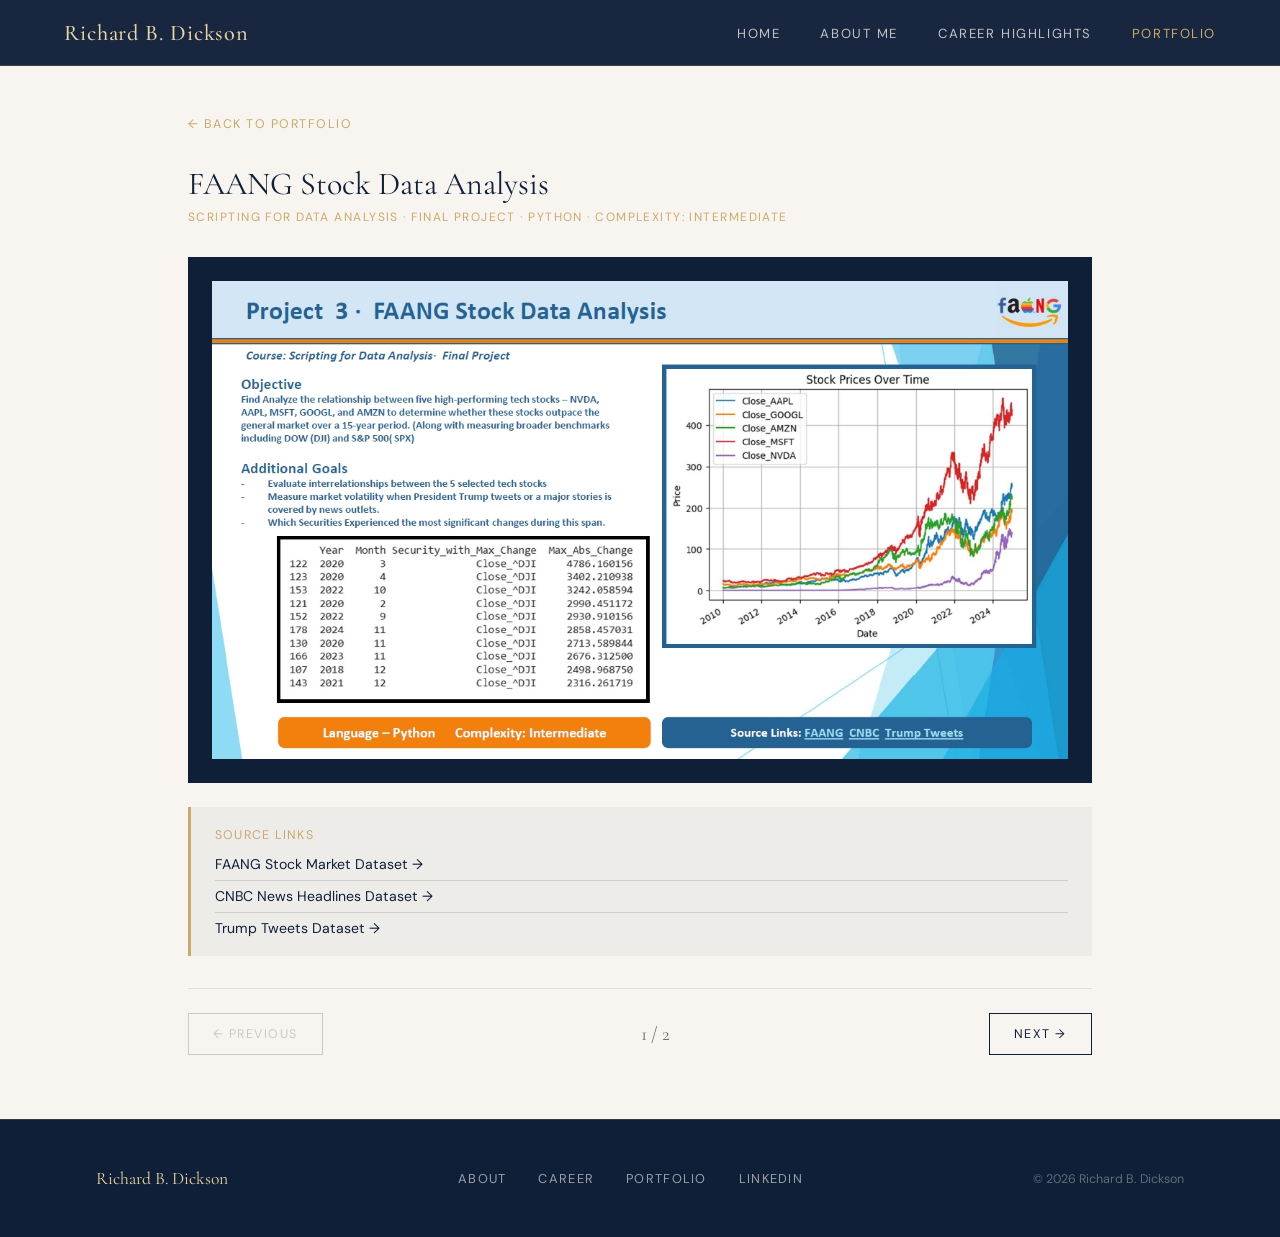
<file: slides/project3.html>
<!DOCTYPE html>
<html lang="en">
<head>
  <meta charset="UTF-8">
  <meta name="viewport" content="width=device-width, initial-scale=1.0">
  <title>Project 3 — FAANG Stock Data Analysis | Richard B. Dickson</title>
  <link rel="stylesheet" href="../style.css">
  <style>
    .slide-viewer { max-width: 1000px; margin: 0 auto; padding: 7rem 3rem 4rem; }
    .slide-back { font-size: 0.78rem; letter-spacing: 0.12em; text-transform: uppercase; color: var(--gold); text-decoration: none; display: inline-flex; align-items: center; gap: 0.4rem; margin-bottom: 2rem; transition: opacity 0.2s; }
    .slide-back:hover { opacity: 0.7; }
    .slide-title { font-family: 'Cormorant Garamond', serif; font-size: 2rem; font-weight: 400; color: var(--navy); margin-bottom: 0.4rem; }
    .slide-course { font-size: 0.75rem; letter-spacing: 0.12em; text-transform: uppercase; color: var(--gold); margin-bottom: 2rem; }
    .slide-image-wrap { background: var(--navy); padding: 1.5rem; margin-bottom: 1.5rem; }
    .slide-image-wrap img { width: 100%; display: block; }
    .slide-sources { margin-bottom: 2rem; padding: 1.2rem 1.5rem; background: rgba(15,31,56,0.04); border-left: 3px solid var(--gold); }
    .slide-sources p { font-size: 0.78rem; letter-spacing: 0.1em; text-transform: uppercase; color: var(--gold); margin-bottom: 0.8rem; }
    .slide-sources a { display: block; font-size: 0.88rem; color: var(--navy); text-decoration: none; margin-bottom: 0.4rem; border-bottom: 1px solid rgba(15,31,56,0.15); padding-bottom: 0.4rem; transition: color 0.2s; }
    .slide-sources a:last-child { border-bottom: none; margin-bottom: 0; padding-bottom: 0; }
    .slide-sources a:hover { color: var(--gold); }
    .slide-nav { display: flex; align-items: center; justify-content: space-between; padding-top: 1.5rem; border-top: 1px solid rgba(15,31,56,0.1); }
    .slide-nav-btn { display: inline-flex; align-items: center; gap: 0.5rem; padding: 0.75rem 1.5rem; border: 1px solid var(--navy); color: var(--navy); font-size: 0.78rem; letter-spacing: 0.12em; text-transform: uppercase; text-decoration: none; transition: all 0.25s; }
    .slide-nav-btn:hover { background: var(--navy); color: var(--gold-light); }
    .slide-nav-btn.disabled { opacity: 0.2; pointer-events: none; }
    .slide-counter { font-family: 'Cormorant Garamond', serif; font-size: 1.2rem; color: var(--text-light); }
  </style>
  <link rel="icon" href="../favicon.svg" type="image/svg+xml">
  <meta name="theme-color" content="#0f1f38">
  <script src="../site.js" defer></script>
</head>
<body>
  <nav>
    <a href="../index.html" class="nav-logo">Richard B. Dickson</a>
    <button class="nav-toggle" type="button" aria-label="Open menu" aria-expanded="false"><span></span></button>
    <ul class="nav-links">
      <li><a href="../index.html">Home</a></li>
      <li><a href="../about/index.html">About Me</a></li>
      <li><a href="../career-highlights/index.html">Career Highlights</a></li>
      <li><a href="../portfolio/index.html" class="active">Portfolio</a></li>
    </ul>
  </nav>

  <div class="slide-viewer">
    <a href="../portfolio/index.html" class="slide-back">← Back to Portfolio</a>
    <h1 class="slide-title">FAANG Stock Data Analysis</h1>
    <p class="slide-course">Scripting for Data Analysis · Final Project · Python · Complexity: Intermediate</p>

    <!-- SLIDE 1 -->
    <div id="slide-1">
      <div class="slide-image-wrap">
        <img src="../slides/p3-slide1.jpg" alt="Project 3 Slide 1">
      </div>
      <div class="slide-sources">
        <p>Source Links</p>
        <a href="https://www.kaggle.com/datasets/marianadeem755/stock-market-data" target="_blank" rel="noopener">FAANG Stock Market Dataset →</a>
        <a href="https://www.kaggle.com/datasets/crawlfeeds/cnbc-news-headlines-dataset" target="_blank" rel="noopener">CNBC News Headlines Dataset →</a>
        <a href="https://www.kaggle.com/datasets/codebreaker619/donald-trump-tweets-dataset/data" target="_blank" rel="noopener">Trump Tweets Dataset →</a>
      </div>
      <div class="slide-nav">
        <span class="slide-nav-btn disabled">← Previous</span>
        <span class="slide-counter">1 / 2</span>
        <a href="#slide-2" class="slide-nav-btn" onclick="showSlide(2)">Next →</a>
      </div>
    </div>

    <!-- SLIDE 2 -->
    <div id="slide-2" style="display:none;">
      <div class="slide-image-wrap">
        <img src="../slides/p3-slide2.jpg" alt="Project 3 Slide 2">
      </div>
      <div class="slide-nav">
        <a href="#slide-1" class="slide-nav-btn" onclick="showSlide(1)">← Previous</a>
        <span class="slide-counter">2 / 2</span>
        <span class="slide-nav-btn disabled">Next →</span>
      </div>
    </div>
  </div>

  <footer>
    <span class="footer-name">Richard B. Dickson</span>
    <div class="footer-links">
      <a href="../about/index.html">About</a>
      <a href="../career-highlights/index.html">Career</a>
      <a href="../portfolio/index.html">Portfolio</a>
      <a href="https://www.linkedin.com/in/richardbdickson" target="_blank" rel="noopener">LinkedIn</a>
    </div>
    <span class="footer-copy">© 2026 Richard B. Dickson</span>
  </footer>

  <script>
    function showSlide(n) {
      document.getElementById('slide-1').style.display = 'none';
      document.getElementById('slide-2').style.display = 'none';
      document.getElementById('slide-' + n).style.display = 'block';
      window.scrollTo(0, 200);
    }
  </script>
</body>
</html>
</file>
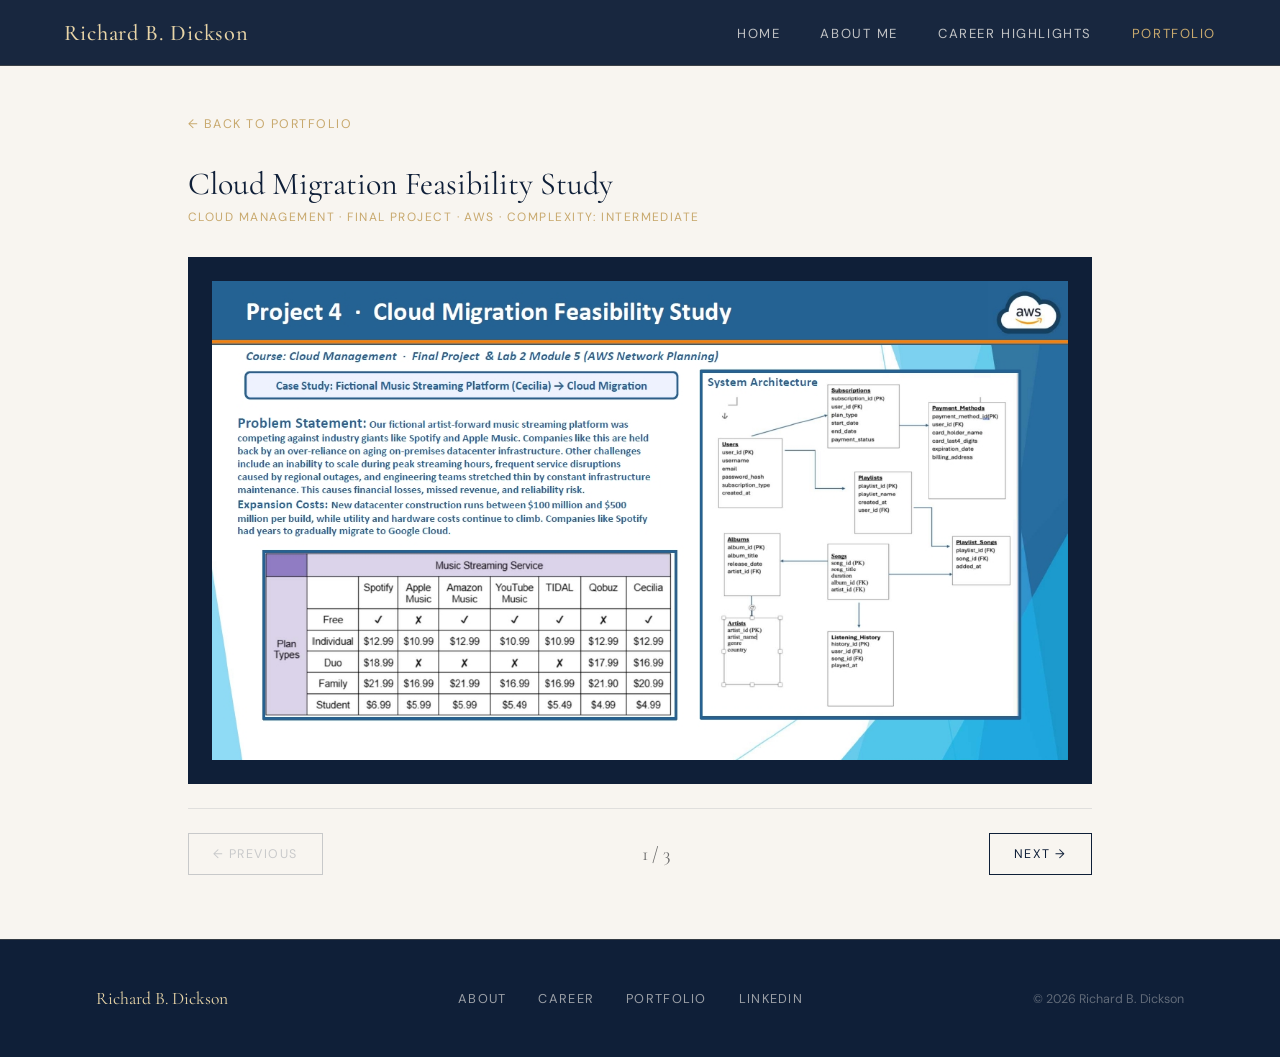
<file: slides/project4.html>
<!DOCTYPE html>
<html lang="en">
<head>
  <meta charset="UTF-8">
  <meta name="viewport" content="width=device-width, initial-scale=1.0">
  <title>Project 4 — Cloud Migration Feasibility Study | Richard B. Dickson</title>
  <link rel="stylesheet" href="../style.css">
  <style>
    .slide-viewer { max-width: 1000px; margin: 0 auto; padding: 7rem 3rem 4rem; }
    .slide-back { font-size: 0.78rem; letter-spacing: 0.12em; text-transform: uppercase; color: var(--gold); text-decoration: none; display: inline-flex; align-items: center; gap: 0.4rem; margin-bottom: 2rem; transition: opacity 0.2s; }
    .slide-back:hover { opacity: 0.7; }
    .slide-title { font-family: 'Cormorant Garamond', serif; font-size: 2rem; font-weight: 400; color: var(--navy); margin-bottom: 0.4rem; }
    .slide-course { font-size: 0.75rem; letter-spacing: 0.12em; text-transform: uppercase; color: var(--gold); margin-bottom: 2rem; }
    .slide-image-wrap { background: var(--navy); padding: 1.5rem; margin-bottom: 1.5rem; }
    .slide-image-wrap img { width: 100%; display: block; }
    .slide-nav { display: flex; align-items: center; justify-content: space-between; padding-top: 1.5rem; border-top: 1px solid rgba(15,31,56,0.1); }
    .slide-nav-btn { display: inline-flex; align-items: center; gap: 0.5rem; padding: 0.75rem 1.5rem; border: 1px solid var(--navy); color: var(--navy); font-size: 0.78rem; letter-spacing: 0.12em; text-transform: uppercase; text-decoration: none; transition: all 0.25s; }
    .slide-nav-btn:hover { background: var(--navy); color: var(--gold-light); }
    .slide-nav-btn.disabled { opacity: 0.2; pointer-events: none; }
    .slide-counter { font-family: 'Cormorant Garamond', serif; font-size: 1.2rem; color: var(--text-light); }
  </style>
  <link rel="icon" href="../favicon.svg" type="image/svg+xml">
  <meta name="theme-color" content="#0f1f38">
  <script src="../site.js" defer></script>
</head>
<body>
  <nav>
    <a href="../index.html" class="nav-logo">Richard B. Dickson</a>
    <button class="nav-toggle" type="button" aria-label="Open menu" aria-expanded="false"><span></span></button>
    <ul class="nav-links">
      <li><a href="../index.html">Home</a></li>
      <li><a href="../about/index.html">About Me</a></li>
      <li><a href="../career-highlights/index.html">Career Highlights</a></li>
      <li><a href="../portfolio/index.html" class="active">Portfolio</a></li>
    </ul>
  </nav>

  <div class="slide-viewer">
    <a href="../portfolio/index.html" class="slide-back">← Back to Portfolio</a>
    <h1 class="slide-title">Cloud Migration Feasibility Study</h1>
    <p class="slide-course">Cloud Management · Final Project · AWS · Complexity: Intermediate</p>

    <!-- SLIDE 1 -->
    <div id="slide-1">
      <div class="slide-image-wrap">
        <img src="../slides/p4-slide1.jpg" alt="Project 4 Slide 1">
      </div>
      <div class="slide-nav">
        <span class="slide-nav-btn disabled">← Previous</span>
        <span class="slide-counter">1 / 3</span>
        <a href="#slide-2" class="slide-nav-btn" onclick="showSlide(2)">Next →</a>
      </div>
    </div>

    <!-- SLIDE 2 -->
    <div id="slide-2" style="display:none;">
      <div class="slide-image-wrap">
        <img src="../slides/p4-slide2.jpg" alt="Project 4 Slide 2">
      </div>
      <div class="slide-nav">
        <a href="#slide-1" class="slide-nav-btn" onclick="showSlide(1)">← Previous</a>
        <span class="slide-counter">2 / 3</span>
        <a href="#slide-3" class="slide-nav-btn" onclick="showSlide(3)">Next →</a>
      </div>
    </div>

    <!-- SLIDE 3 -->
    <div id="slide-3" style="display:none;">
      <div class="slide-image-wrap">
        <img src="../slides/p4-slide3.jpg" alt="Project 4 Slide 3">
      </div>
      <div class="slide-nav">
        <a href="#slide-2" class="slide-nav-btn" onclick="showSlide(2)">← Previous</a>
        <span class="slide-counter">3 / 3</span>
        <span class="slide-nav-btn disabled">Next →</span>
      </div>
    </div>
  </div>

  <footer>
    <span class="footer-name">Richard B. Dickson</span>
    <div class="footer-links">
      <a href="../about/index.html">About</a>
      <a href="../career-highlights/index.html">Career</a>
      <a href="../portfolio/index.html">Portfolio</a>
      <a href="https://www.linkedin.com/in/richardbdickson" target="_blank" rel="noopener">LinkedIn</a>
    </div>
    <span class="footer-copy">© 2026 Richard B. Dickson</span>
  </footer>

  <script>
    function showSlide(n) {
      document.getElementById('slide-1').style.display = 'none';
      document.getElementById('slide-2').style.display = 'none';
      document.getElementById('slide-3').style.display = 'none';
      document.getElementById('slide-' + n).style.display = 'block';
      window.scrollTo(0, 200);
    }
  </script>
</body>
</html>
</file>
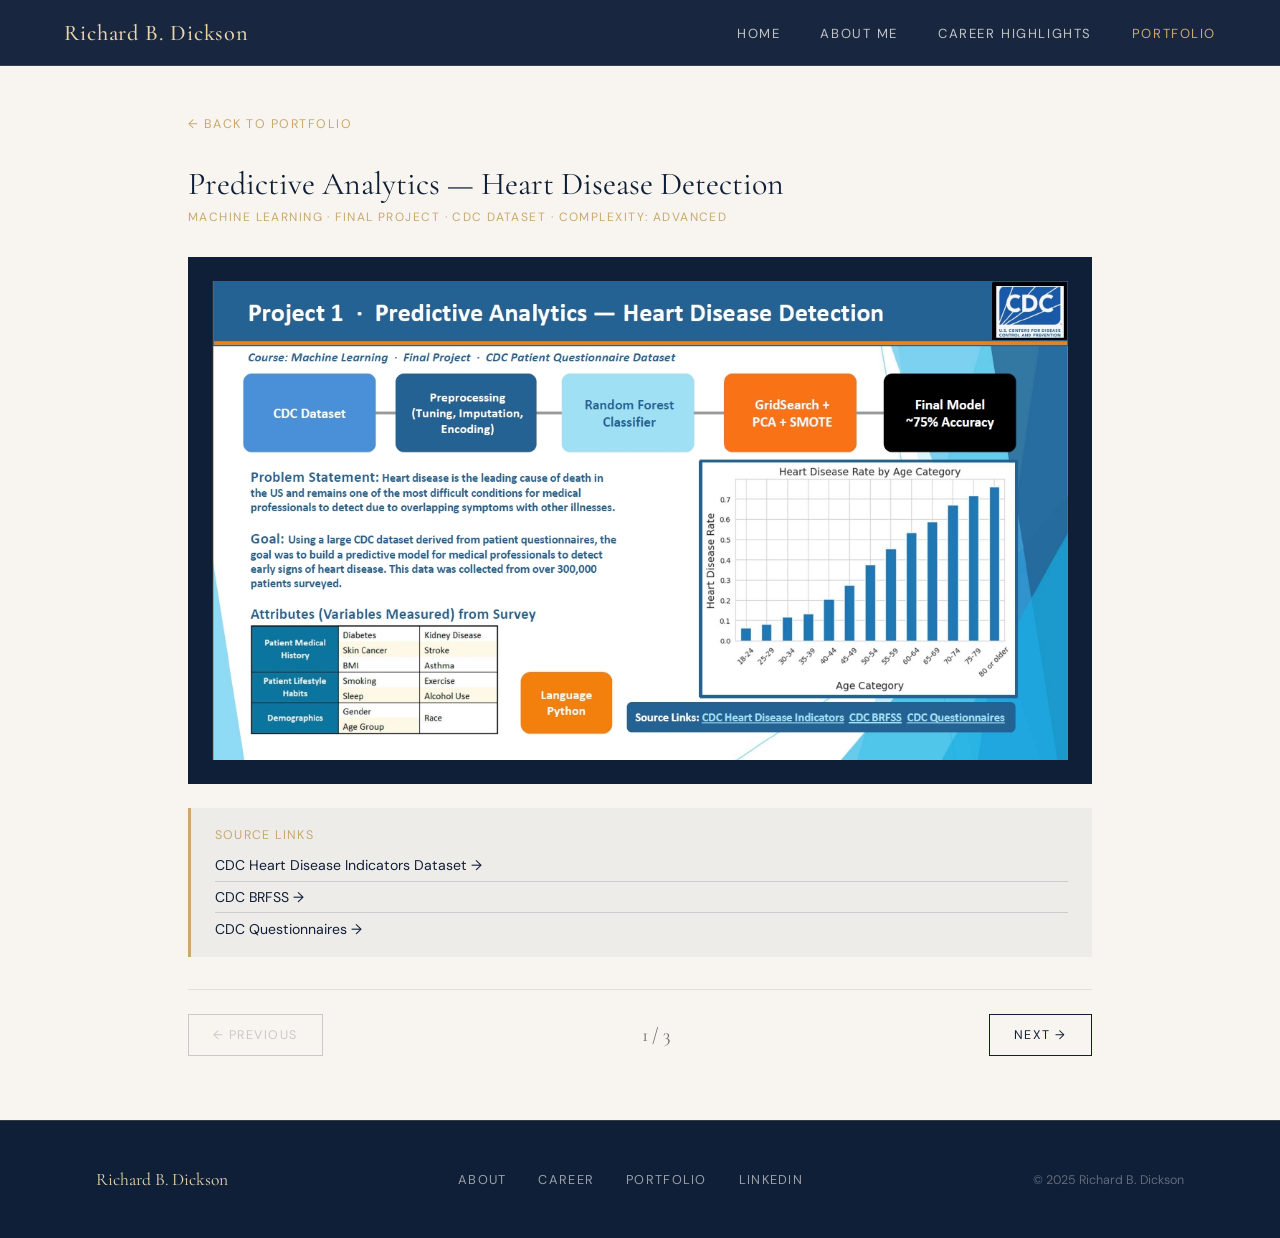
<file: slides/projects1.html>
<!DOCTYPE html>
<html lang="en">
<head>
  <meta charset="UTF-8">
  <meta name="viewport" content="width=device-width, initial-scale=1.0">
  <title>Project 1 — Heart Disease Detection | Richard B. Dickson</title>
  <link rel="stylesheet" href="../style.css">
  <style>
    .slide-viewer { max-width: 1000px; margin: 0 auto; padding: 7rem 3rem 4rem; }
    .slide-back { font-size: 0.78rem; letter-spacing: 0.12em; text-transform: uppercase; color: var(--gold); text-decoration: none; display: inline-flex; align-items: center; gap: 0.4rem; margin-bottom: 2rem; transition: opacity 0.2s; }
    .slide-back:hover { opacity: 0.7; }
    .slide-title { font-family: 'Cormorant Garamond', serif; font-size: 2rem; font-weight: 400; color: var(--navy); margin-bottom: 0.4rem; }
    .slide-course { font-size: 0.75rem; letter-spacing: 0.12em; text-transform: uppercase; color: var(--gold); margin-bottom: 2rem; }
    .slide-image-wrap { background: var(--navy); padding: 1.5rem; margin-bottom: 1.5rem; }
    .slide-image-wrap img { width: 100%; display: block; }
    .slide-sources { margin-bottom: 2rem; padding: 1.2rem 1.5rem; background: rgba(15,31,56,0.04); border-left: 3px solid var(--gold); }
    .slide-sources p { font-size: 0.78rem; letter-spacing: 0.1em; text-transform: uppercase; color: var(--gold); margin-bottom: 0.8rem; }
    .slide-sources a { display: block; font-size: 0.88rem; color: var(--navy); text-decoration: none; margin-bottom: 0.4rem; border-bottom: 1px solid rgba(15,31,56,0.15); padding-bottom: 0.4rem; transition: color 0.2s; }
    .slide-sources a:last-child { border-bottom: none; margin-bottom: 0; padding-bottom: 0; }
    .slide-sources a:hover { color: var(--gold); }
    .slide-nav { display: flex; align-items: center; justify-content: space-between; padding-top: 1.5rem; border-top: 1px solid rgba(15,31,56,0.1); }
    .slide-nav-btn { display: inline-flex; align-items: center; gap: 0.5rem; padding: 0.75rem 1.5rem; border: 1px solid var(--navy); color: var(--navy); font-size: 0.78rem; letter-spacing: 0.12em; text-transform: uppercase; text-decoration: none; transition: all 0.25s; }
    .slide-nav-btn:hover { background: var(--navy); color: var(--gold-light); }
    .slide-nav-btn.disabled { opacity: 0.2; pointer-events: none; }
    .slide-counter { font-family: 'Cormorant Garamond', serif; font-size: 1.2rem; color: var(--text-light); }
  </style>
</head>
<body>
  <nav>
    <a href="../index.html" class="nav-logo">Richard B. Dickson</a>
    <ul class="nav-links">
      <li><a href="../index.html">Home</a></li>
      <li><a href="../about/index.html">About Me</a></li>
      <li><a href="../career-highlights/index.html">Career Highlights</a></li>
      <li><a href="../portfolio/index.html" class="active">Portfolio</a></li>
    </ul>
  </nav>

  <div class="slide-viewer">
    <a href="../portfolio/index.html" class="slide-back">← Back to Portfolio</a>
    <h1 class="slide-title">Predictive Analytics — Heart Disease Detection</h1>
    <p class="slide-course">Machine Learning · Final Project · CDC Dataset · Complexity: Advanced</p>

    <!-- SLIDE 1 -->
    <div id="slide-1">
      <div class="slide-image-wrap">
        <img src="../slides/p1-slide1.jpg" alt="Project 1 Slide 1">
      </div>
      <div class="slide-sources">
        <p>Source Links</p>
        <a href="https://www.kaggle.com/datasets/kamilpytlak/personal-key-indicators-of-heart-disease" target="_blank">CDC Heart Disease Indicators Dataset →</a>
        <a href="https://www.cdc.gov/brfss/index.html" target="_blank">CDC BRFSS →</a>
        <a href="https://www.cdc.gov/brfss/questionnaires/index.htm#print" target="_blank">CDC Questionnaires →</a>
      </div>
      <div class="slide-nav">
        <span class="slide-nav-btn disabled">← Previous</span>
        <span class="slide-counter">1 / 3</span>
        <a href="#slide-2" class="slide-nav-btn" onclick="showSlide(2)">Next →</a>
      </div>
    </div>

    <!-- SLIDE 2 -->
    <div id="slide-2" style="display:none;">
      <div class="slide-image-wrap">
        <img src="../slides/p1-slide2.jpg" alt="Project 1 Slide 2">
      </div>
      <div class="slide-nav">
        <a href="#slide-1" class="slide-nav-btn" onclick="showSlide(1)">← Previous</a>
        <span class="slide-counter">2 / 3</span>
        <a href="#slide-3" class="slide-nav-btn" onclick="showSlide(3)">Next →</a>
      </div>
    </div>

    <!-- SLIDE 3 -->
    <div id="slide-3" style="display:none;">
      <div class="slide-image-wrap">
        <img src="../slides/p1-slide3.jpg" alt="Project 1 Slide 3">
      </div>
      <div class="slide-nav">
        <a href="#slide-2" class="slide-nav-btn" onclick="showSlide(2)">← Previous</a>
        <span class="slide-counter">3 / 3</span>
        <span class="slide-nav-btn disabled">Next →</span>
      </div>
    </div>
  </div>

  <footer>
    <span class="footer-name">Richard B. Dickson</span>
    <div class="footer-links">
      <a href="../about/index.html">About</a>
      <a href="../career-highlights/index.html">Career</a>
      <a href="../portfolio/index.html">Portfolio</a>
      <a href="https://www.linkedin.com/in/richardbdickson" target="_blank">LinkedIn</a>
    </div>
    <span class="footer-copy">© 2025 Richard B. Dickson</span>
  </footer>

  <script>
    function showSlide(n) {
      document.getElementById('slide-1').style.display = 'none';
      document.getElementById('slide-2').style.display = 'none';
      document.getElementById('slide-3').style.display = 'none';
      document.getElementById('slide-' + n).style.display = 'block';
      window.scrollTo(0, 200);
    }
  </script>
</body>
</html>
</file>
<file: style.css>
@import url('https://fonts.googleapis.com/css2?family=Cormorant+Garamond:wght@300;400;500;600&family=DM+Sans:wght@300;400;500&display=swap');

:root {
  --navy: #0f1f38;
  --navy-mid: #1a2f4e;
  --gold: #c8a96e;
  --gold-light: #e8d5a8;
  --cream: #f8f5f0;
  --text: #2c2c2c;
  --text-light: #6b6b6b;
  --white: #ffffff;
}

* { margin: 0; padding: 0; box-sizing: border-box; }

html { scroll-behavior: smooth; }

body {
  font-family: 'DM Sans', sans-serif;
  background: var(--cream);
  color: var(--text);
  overflow-x: hidden;
}

/* ── NAV ── */
nav {
  position: fixed;
  top: 0; left: 0; right: 0;
  z-index: 100;
  display: flex;
  align-items: center;
  justify-content: space-between;
  padding: 1.2rem 4rem;
  background: rgba(15, 31, 56, 0.96);
  backdrop-filter: blur(8px);
  border-bottom: 1px solid rgba(200, 169, 110, 0.2);
}

.nav-logo {
  font-family: 'Cormorant Garamond', serif;
  font-size: 1.4rem;
  font-weight: 500;
  color: var(--gold-light);
  text-decoration: none;
  letter-spacing: 0.04em;
}

.nav-links {
  display: flex;
  gap: 2.5rem;
  list-style: none;
}

.nav-links a {
  font-family: 'DM Sans', sans-serif;
  font-size: 0.82rem;
  font-weight: 400;
  letter-spacing: 0.12em;
  text-transform: uppercase;
  color: rgba(248, 245, 240, 0.75);
  text-decoration: none;
  transition: color 0.25s;
}

.nav-links a:hover,
.nav-links a.active {
  color: var(--gold);
}

/* Phone menu button (hidden on wide screens) */
.nav-toggle {
  display: none;
  width: 44px;
  height: 44px;
  background: none;
  border: 0;
  cursor: pointer;
  position: relative;
}

.nav-toggle span,
.nav-toggle span::before,
.nav-toggle span::after {
  position: absolute;
  left: 11px;
  width: 22px;
  height: 2px;
  background: var(--gold-light);
  transition: transform 0.25s, opacity 0.25s;
}

.nav-toggle span { top: 21px; }
.nav-toggle span::before { content: ''; left: 0; top: -7px; }
.nav-toggle span::after  { content: ''; left: 0; top: 7px; }

nav.open .nav-toggle span { background: transparent; }
nav.open .nav-toggle span::before { transform: translateY(7px) rotate(45deg); }
nav.open .nav-toggle span::after  { transform: translateY(-7px) rotate(-45deg); }

/* ── HERO ── */
.hero {
  min-height: 100vh;
  display: grid;
  grid-template-columns: 1fr 1fr;
  align-items: center;
  background: var(--navy);
  position: relative;
  overflow: hidden;
}

.hero::before {
  content: '';
  position: absolute;
  top: -20%; right: -10%;
  width: 600px; height: 600px;
  background: radial-gradient(circle, rgba(200,169,110,0.08) 0%, transparent 70%);
  pointer-events: none;
}

.hero-text {
  padding: 8rem 4rem 8rem 6rem;
  animation: fadeUp 0.9s ease both;
}

.hero-eyebrow {
  font-family: 'DM Sans', sans-serif;
  font-size: 0.75rem;
  letter-spacing: 0.2em;
  text-transform: uppercase;
  color: var(--gold);
  margin-bottom: 1.2rem;
}

.hero h1 {
  font-family: 'Cormorant Garamond', serif;
  font-size: clamp(2.8rem, 4vw, 4.2rem);
  font-weight: 300;
  color: var(--white);
  line-height: 1.1;
  margin-bottom: 0.5rem;
}

.hero-title {
  font-family: 'Cormorant Garamond', serif;
  font-size: 1.15rem;
  font-weight: 400;
  color: var(--gold-light);
  margin-bottom: 2rem;
  letter-spacing: 0.04em;
}

.hero-bio {
  font-size: 0.95rem;
  line-height: 1.85;
  color: rgba(248,245,240,0.75);
  max-width: 480px;
  margin-bottom: 2.5rem;
}

.hero-cta {
  display: inline-flex;
  align-items: center;
  gap: 0.6rem;
  padding: 0.85rem 2rem;
  background: transparent;
  border: 1px solid var(--gold);
  color: var(--gold);
  font-family: 'DM Sans', sans-serif;
  font-size: 0.8rem;
  letter-spacing: 0.12em;
  text-transform: uppercase;
  text-decoration: none;
  transition: all 0.3s;
}

.hero-cta:hover {
  background: var(--gold);
  color: var(--navy);
}

.hero-cta.solid {
  background: var(--gold);
  color: var(--navy);
}

.hero-cta.solid:hover {
  background: var(--gold-light);
}

.hero-actions {
  display: flex;
  flex-wrap: wrap;
  gap: 1rem;
}

/* Round photo shown only on phones (the big photo is hidden there) */
.hero-avatar { display: none; }

/* ── BY THE NUMBERS ── */
.stats-band {
  display: grid;
  grid-template-columns: repeat(4, 1fr);
  background: var(--navy-mid);
  border-top: 1px solid rgba(200,169,110,0.2);
}

.stats-band .stat {
  padding: 2.5rem 2rem;
  text-align: center;
  border-right: 1px solid rgba(200,169,110,0.15);
}

.stats-band .stat:last-child { border-right: none; }

.stat-num {
  display: block;
  font-family: 'Cormorant Garamond', serif;
  font-size: 2.6rem;
  font-weight: 500;
  font-variant-numeric: lining-nums;
  font-feature-settings: "lnum" 1;
  color: var(--gold);
  line-height: 1;
  margin-bottom: 0.6rem;
}

.stat-cap {
  display: block;
  font-size: 0.75rem;
  letter-spacing: 0.08em;
  text-transform: uppercase;
  line-height: 1.6;
  color: rgba(248,245,240,0.7);
}

/* ── CONTACT BAND ── */
.contact-band {
  background: var(--white);
  text-align: center;
  padding: 5rem 2rem;
}

.contact-band h2 {
  font-family: 'Cormorant Garamond', serif;
  font-size: clamp(2rem, 3vw, 2.6rem);
  font-weight: 400;
  color: var(--navy);
  margin-bottom: 1rem;
}

.contact-band p {
  font-size: 0.97rem;
  line-height: 1.8;
  color: var(--text-light);
  max-width: 560px;
  margin: 0 auto;
}

.hero-image {
  height: 100vh;
  position: relative;
  overflow: hidden;
  animation: fadeIn 1.2s ease both 0.3s;
}

.hero-image img {
  width: 100%;
  height: 100%;
  object-fit: cover;
  object-position: center top;
  filter: grayscale(15%);
}

.hero-image::after {
  content: '';
  position: absolute;
  inset: 0;
  background: linear-gradient(to right, var(--navy) 0%, transparent 25%);
}

/* ── SECTIONS ── */
.section {
  padding: 6rem 6rem;
  max-width: 1100px;
  margin: 0 auto;
}

.section-label {
  font-size: 0.72rem;
  letter-spacing: 0.2em;
  text-transform: uppercase;
  color: var(--gold);
  margin-bottom: 1rem;
}

.section h2 {
  font-family: 'Cormorant Garamond', serif;
  font-size: clamp(2rem, 3vw, 2.8rem);
  font-weight: 400;
  color: var(--navy);
  margin-bottom: 1.5rem;
  line-height: 1.2;
}

.section p {
  font-size: 0.97rem;
  line-height: 1.9;
  color: var(--text-light);
  max-width: 680px;
  margin-bottom: 1.2rem;
}

.divider {
  width: 60px;
  height: 2px;
  background: var(--gold);
  margin: 1.5rem 0 2rem;
}

/* ── HOME CARDS ── */
.home-cards {
  display: grid;
  grid-template-columns: 1fr 1fr;
  gap: 2px;
  background: var(--navy);
  margin-top: 4rem;
}

.home-card {
  background: var(--cream);
  padding: 3rem;
  transition: background 0.3s;
}

.home-card:hover { background: var(--white); }

.home-card h3 {
  font-family: 'Cormorant Garamond', serif;
  font-size: 1.6rem;
  font-weight: 400;
  color: var(--navy);
  margin-bottom: 1rem;
}

.home-card p {
  font-size: 0.92rem;
  line-height: 1.85;
  color: var(--text-light);
  margin-bottom: 1.5rem;
}

.card-link {
  font-size: 0.78rem;
  letter-spacing: 0.12em;
  text-transform: uppercase;
  color: var(--gold);
  text-decoration: none;
  border-bottom: 1px solid var(--gold);
  padding-bottom: 2px;
  transition: opacity 0.2s;
}

.card-link:hover { opacity: 0.7; }

/* ── FOOTER ── */
footer {
  background: var(--navy);
  padding: 3rem 6rem;
  display: flex;
  align-items: center;
  justify-content: space-between;
  border-top: 1px solid rgba(200,169,110,0.2);
}

.footer-name {
  font-family: 'Cormorant Garamond', serif;
  font-size: 1.1rem;
  color: var(--gold-light);
}

.footer-links {
  display: flex;
  gap: 2rem;
}

.footer-links a {
  font-size: 0.8rem;
  letter-spacing: 0.1em;
  text-transform: uppercase;
  color: rgba(248,245,240,0.6);
  text-decoration: none;
  transition: color 0.2s;
}

.footer-links a:hover { color: var(--gold); }

.footer-copy {
  font-size: 0.78rem;
  color: rgba(248,245,240,0.35);
}

/* ── PAGE HERO (inner pages) ── */
.page-hero {
  padding: 10rem 6rem 5rem;
  background: var(--navy);
  position: relative;
  overflow: hidden;
}

.page-hero::before {
  content: '';
  position: absolute;
  bottom: -50%; right: -5%;
  width: 500px; height: 500px;
  background: radial-gradient(circle, rgba(200,169,110,0.07) 0%, transparent 70%);
}

.page-hero-label {
  font-size: 0.72rem;
  letter-spacing: 0.2em;
  text-transform: uppercase;
  color: var(--gold);
  margin-bottom: 1rem;
}

.page-hero h1 {
  font-family: 'Cormorant Garamond', serif;
  font-size: clamp(2.4rem, 4vw, 3.5rem);
  font-weight: 300;
  color: var(--white);
  line-height: 1.1;
}

/* ── ABOUT PAGE ── */
.about-grid {
  display: grid;
  grid-template-columns: 1fr 1.6fr;
  gap: 5rem;
  align-items: start;
  padding: 6rem;
  max-width: 1100px;
  margin: 0 auto;
}

.about-photo {
  position: sticky;
  top: 6rem;
}

.about-photo img {
  width: 100%;
  aspect-ratio: 3/4;
  object-fit: cover;
  object-position: center top;
  filter: grayscale(10%);
}

.about-photo-caption {
  margin-top: 1rem;
  font-size: 0.8rem;
  letter-spacing: 0.08em;
  color: var(--text-light);
}

.about-content h2 {
  font-family: 'Cormorant Garamond', serif;
  font-size: 2rem;
  font-weight: 400;
  color: var(--navy);
  margin: 2rem 0 1rem;
  line-height: 1.2;
}

.about-content h2:first-child { margin-top: 0; }

.about-content p {
  font-size: 0.97rem;
  line-height: 1.9;
  color: var(--text-light);
  margin-bottom: 1.2rem;
}

.connect-btn {
  display: inline-flex;
  align-items: center;
  gap: 0.6rem;
  padding: 0.85rem 2rem;
  background: var(--navy);
  color: var(--gold-light);
  font-family: 'DM Sans', sans-serif;
  font-size: 0.8rem;
  letter-spacing: 0.12em;
  text-transform: uppercase;
  text-decoration: none;
  margin-top: 1.5rem;
  transition: background 0.3s;
}

.connect-btn:hover { background: var(--navy-mid); }

/* ── CAREER PAGE ── */
.career-section {
  padding: 6rem;
  max-width: 1100px;
  margin: 0 auto;
}

.career-entry {
  display: grid;
  grid-template-columns: 220px 1fr;
  gap: 3rem;
  padding: 3rem 0;
  border-bottom: 1px solid rgba(15,31,56,0.1);
  animation: fadeUp 0.6s ease both;
}

.career-entry:last-child { border-bottom: none; }

.career-meta {
  padding-top: 0.25rem;
}

.career-company {
  font-family: 'Cormorant Garamond', serif;
  font-size: 1.05rem;
  font-weight: 600;
  color: var(--navy);
  margin-bottom: 0.3rem;
}

.career-period {
  font-size: 0.78rem;
  letter-spacing: 0.08em;
  color: var(--gold);
  text-transform: uppercase;
}

.career-role {
  font-family: 'Cormorant Garamond', serif;
  font-size: 1.5rem;
  font-weight: 400;
  color: var(--navy);
  margin-bottom: 1rem;
  line-height: 1.2;
}

.career-desc {
  font-size: 0.95rem;
  line-height: 1.9;
  color: var(--text-light);
}

.career-tags {
  display: flex;
  flex-wrap: wrap;
  gap: 0.5rem;
  margin-top: 1.2rem;
}

.career-location {
  font-size: 0.82rem;
  color: var(--text-light);
  margin-top: 0.3rem;
}

.career-list {
  margin: 1rem 0 0 1.1rem;
  font-size: 0.95rem;
  line-height: 1.8;
  color: var(--text-light);
}

.career-list li { margin-bottom: 0.4rem; }
.career-list li::marker { color: var(--gold); }

/* ── SKILLS (About page) ── */
.skills-grid {
  display: grid;
  gap: 1.2rem;
  margin-top: 0.5rem;
}

.skills-group h3 {
  font-size: 0.72rem;
  letter-spacing: 0.16em;
  text-transform: uppercase;
  color: var(--gold);
  margin-bottom: 0.6rem;
  font-weight: 500;
}

.tag {
  font-size: 0.72rem;
  letter-spacing: 0.1em;
  text-transform: uppercase;
  padding: 0.3rem 0.8rem;
  border: 1px solid rgba(15,31,56,0.2);
  color: var(--navy);
}

/* ── PORTFOLIO PAGE ── */
.portfolio-grid {
  display: grid;
  grid-template-columns: repeat(2, 1fr);
  gap: 2px;
  background: var(--navy);
  margin: 3rem 0;
}

.portfolio-card {
  background: var(--cream);
  padding: 3rem;
  transition: background 0.3s;
}

.portfolio-card:hover { background: var(--white); }

.portfolio-number {
  font-family: 'Cormorant Garamond', serif;
  font-size: 3rem;
  font-weight: 300;
  color: rgba(15,31,56,0.08);
  line-height: 1;
  margin-bottom: 1rem;
}

.portfolio-card h3 {
  font-family: 'Cormorant Garamond', serif;
  font-size: 1.5rem;
  font-weight: 400;
  color: var(--navy);
  margin-bottom: 0.8rem;
}

.portfolio-card p {
  font-size: 0.92rem;
  line-height: 1.85;
  color: var(--text-light);
}

/* ── ANIMATIONS ── */
@keyframes fadeUp {
  from { opacity: 0; transform: translateY(24px); }
  to   { opacity: 1; transform: translateY(0); }
}

@keyframes fadeIn {
  from { opacity: 0; }
  to   { opacity: 1; }
}

/* ── RESPONSIVE ── */
/* ── PORTFOLIO PROJECT BLOCKS ── */
.project-block {
  padding: 4rem 6rem;
  max-width: 1100px;
  margin: 0 auto;
  border-bottom: 1px solid rgba(15,31,56,0.08);
}
.project-block:last-child { border-bottom: none; }

.project-header {
  display: flex;
  align-items: flex-start;
  gap: 2rem;
  margin-bottom: 2rem;
}

.project-num {
  font-family: 'Cormorant Garamond', serif;
  font-size: 4rem;
  font-weight: 300;
  color: rgba(15,31,56,0.07);
  line-height: 1;
  flex-shrink: 0;
}

.project-meta h2 {
  font-family: 'Cormorant Garamond', serif;
  font-size: 1.9rem;
  font-weight: 400;
  color: var(--navy);
  margin-bottom: 0.4rem;
  line-height: 1.2;
}

.project-course {
  font-size: 0.75rem;
  letter-spacing: 0.12em;
  text-transform: uppercase;
  color: var(--gold);
}

.project-body {
  display: grid;
  grid-template-columns: 1.4fr 1fr;
  gap: 3rem;
  align-items: start;
}

.project-desc {
  font-size: 0.95rem;
  line-height: 1.9;
  color: var(--text-light);
  margin-bottom: 1.2rem;
}

.project-desc strong {
  color: var(--navy);
  font-weight: 500;
}

.stat-panel {
  background: var(--navy);
  padding: 2rem;
}

.stat-panel-title {
  font-size: 0.68rem;
  letter-spacing: 0.18em;
  text-transform: uppercase;
  color: var(--gold);
  margin-bottom: 1.5rem;
  padding-bottom: 0.8rem;
  border-bottom: 1px solid rgba(200,169,110,0.25);
}

.stat-row {
  display: flex;
  justify-content: space-between;
  align-items: baseline;
  padding: 0.6rem 0;
  border-bottom: 1px solid rgba(255,255,255,0.06);
}

.stat-row:last-of-type { border-bottom: none; }

.stat-label {
  font-size: 0.78rem;
  color: rgba(248,245,240,0.55);
  letter-spacing: 0.04em;
}

.stat-value {
  font-family: 'Cormorant Garamond', serif;
  font-size: 1.1rem;
  font-weight: 500;
  color: var(--gold-light);
  text-align: right;
  max-width: 55%;
}

.stat-value.highlight {
  color: #7dd3b0;
  font-size: 1.3rem;
}

.bar-chart {
  margin-top: 1.2rem;
  padding-top: 1rem;
  border-top: 1px solid rgba(200,169,110,0.2);
}

.bar-chart-title {
  font-size: 0.68rem;
  letter-spacing: 0.14em;
  text-transform: uppercase;
  color: rgba(248,245,240,0.45);
  margin-bottom: 0.8rem;
}

.bar-item { margin-bottom: 0.6rem; }

.bar-item-label {
  display: flex;
  justify-content: space-between;
  font-size: 0.73rem;
  color: rgba(248,245,240,0.6);
  margin-bottom: 0.25rem;
}

.bar-track {
  height: 5px;
  background: rgba(255,255,255,0.08);
  border-radius: 2px;
  overflow: hidden;
}

.bar-fill {
  height: 100%;
  border-radius: 2px;
  background: var(--gold);
}

.bar-fill.green { background: #7dd3b0; }
.bar-fill.blue  { background: #7eb8d4; }

.risk-grid {
  display: grid;
  grid-template-columns: repeat(3, 1fr);
  gap: 0.5rem;
  margin-top: 1rem;
  padding-top: 1rem;
  border-top: 1px solid rgba(200,169,110,0.2);
}

.risk-cell { text-align: center; padding: 0.7rem 0.4rem; }

.risk-dot {
  width: 10px;
  height: 10px;
  border-radius: 50%;
  margin: 0 auto 0.4rem;
}

.risk-dot.high  { background: #e07070; }
.risk-dot.med   { background: #e8c56e; }
.risk-dot.low   { background: #7dd3b0; }

.risk-cell-label {
  font-size: 0.68rem;
  color: rgba(248,245,240,0.5);
  letter-spacing: 0.06em;
}

.risk-cell-val {
  font-family: 'Cormorant Garamond', serif;
  font-size: 1rem;
  color: var(--gold-light);
}

.cost-compare {
  margin-top: 1rem;
  padding-top: 1rem;
  border-top: 1px solid rgba(200,169,110,0.2);
}

.cost-row {
  display: grid;
  grid-template-columns: 1fr 1fr;
  gap: 0.5rem;
  margin-bottom: 0.5rem;
}

.cost-box { padding: 0.6rem; text-align: center; }
.cost-box.onprem { background: rgba(224,112,112,0.15); }
.cost-box.cloud  { background: rgba(125,211,176,0.15); }

.cost-box-label {
  font-size: 0.62rem;
  letter-spacing: 0.08em;
  text-transform: uppercase;
  color: rgba(248,245,240,0.45);
  margin-bottom: 0.3rem;
}

.cost-box-val {
  font-family: 'Cormorant Garamond', serif;
  font-size: 1.05rem;
  color: var(--gold-light);
}

.savings-badge {
  text-align: center;
  padding: 0.5rem;
  background: rgba(125,211,176,0.12);
  font-size: 0.75rem;
  color: #7dd3b0;
  letter-spacing: 0.06em;
}

@media (max-width: 900px) {
  nav { padding: 0.6rem 0.75rem 0.6rem 1.25rem; }
  .nav-logo { font-size: 1.25rem; white-space: nowrap; }
  .nav-toggle { display: block; }
  .nav-links {
    position: absolute;
    top: 100%;
    left: 0;
    right: 0;
    flex-direction: column;
    gap: 0;
    background: rgba(15, 31, 56, 0.98);
    max-height: 0;
    overflow: hidden;
    transition: max-height 0.3s ease;
  }
  nav.open .nav-links {
    max-height: 320px;
    border-bottom: 1px solid rgba(200, 169, 110, 0.2);
  }
  .nav-links a {
    display: block;
    padding: 1rem 1.5rem;
    border-top: 1px solid rgba(255, 255, 255, 0.06);
  }

  .hero { grid-template-columns: 1fr; min-height: auto; }
  .hero-image { display: none; }
  .hero-text { padding: 6.5rem 1.5rem 3.5rem; }
  .hero-avatar {
    display: block;
    width: 112px;
    height: 112px;
    border-radius: 50%;
    object-fit: cover;
    border: 2px solid var(--gold);
    margin-bottom: 1.5rem;
  }
  .hero-bio { margin-bottom: 2rem; }

  .stats-band { grid-template-columns: 1fr 1fr; }
  .stats-band .stat { padding: 1.8rem 1rem; border-bottom: 1px solid rgba(200,169,110,0.15); }
  .stats-band .stat:nth-child(2n) { border-right: none; }
  .stat-num { font-size: 2.1rem; }
  .stat-cap { font-size: 0.68rem; }

  .section { padding: 3.5rem 1.5rem; }
  .home-card { padding: 2.2rem 1.5rem; }
  .contact-band { padding: 3.5rem 1.5rem; }
  .about-grid { grid-template-columns: 1fr; gap: 2.5rem; padding: 3rem 1.5rem; }
  .about-photo { position: static; max-width: 320px; }
  .career-section { padding: 2rem 1.5rem; }
  .career-entry { grid-template-columns: 1fr; gap: 0.5rem; padding: 2.2rem 0; }
  .home-cards, .portfolio-grid { grid-template-columns: 1fr; }
  footer { flex-direction: column; gap: 1.5rem; text-align: center; padding: 2rem 1.5rem; }
  .footer-links { flex-wrap: wrap; justify-content: center; gap: 1.2rem 1.5rem; }
  .page-hero { padding: 7rem 1.5rem 3rem; }
  .project-block { padding: 3rem 1.5rem; }
  .project-header { gap: 1rem; }
  .project-body { grid-template-columns: 1fr; }
  .project-num { font-size: 2.5rem; }
  .stat-panel { padding: 1.5rem; }

  /* Project slide pages set their own padding in the page; tighten it on phones. */
  body .slide-viewer { padding: 6rem 1.25rem 3rem; }
  body .slide-image-wrap { padding: 0.5rem; }
  body .slide-nav-btn { padding: 0.65rem 1rem; }
}
</file>
